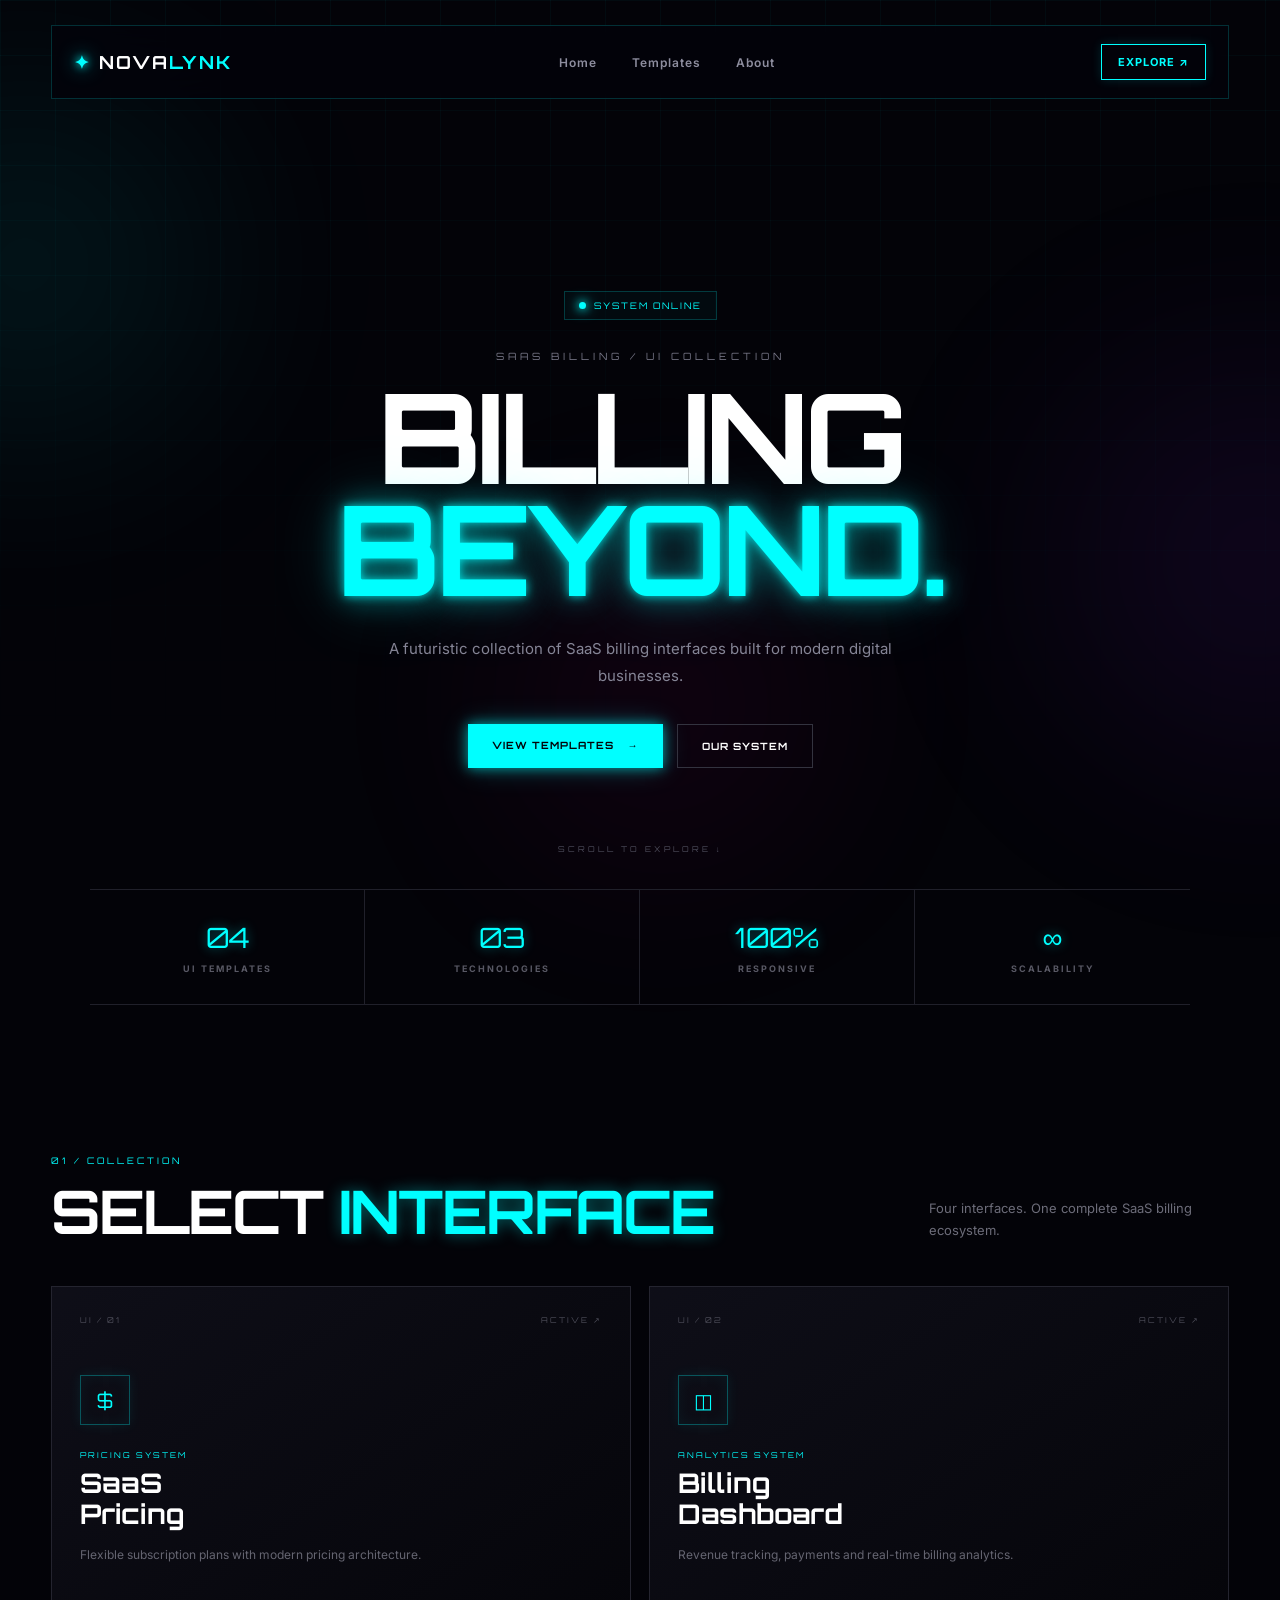
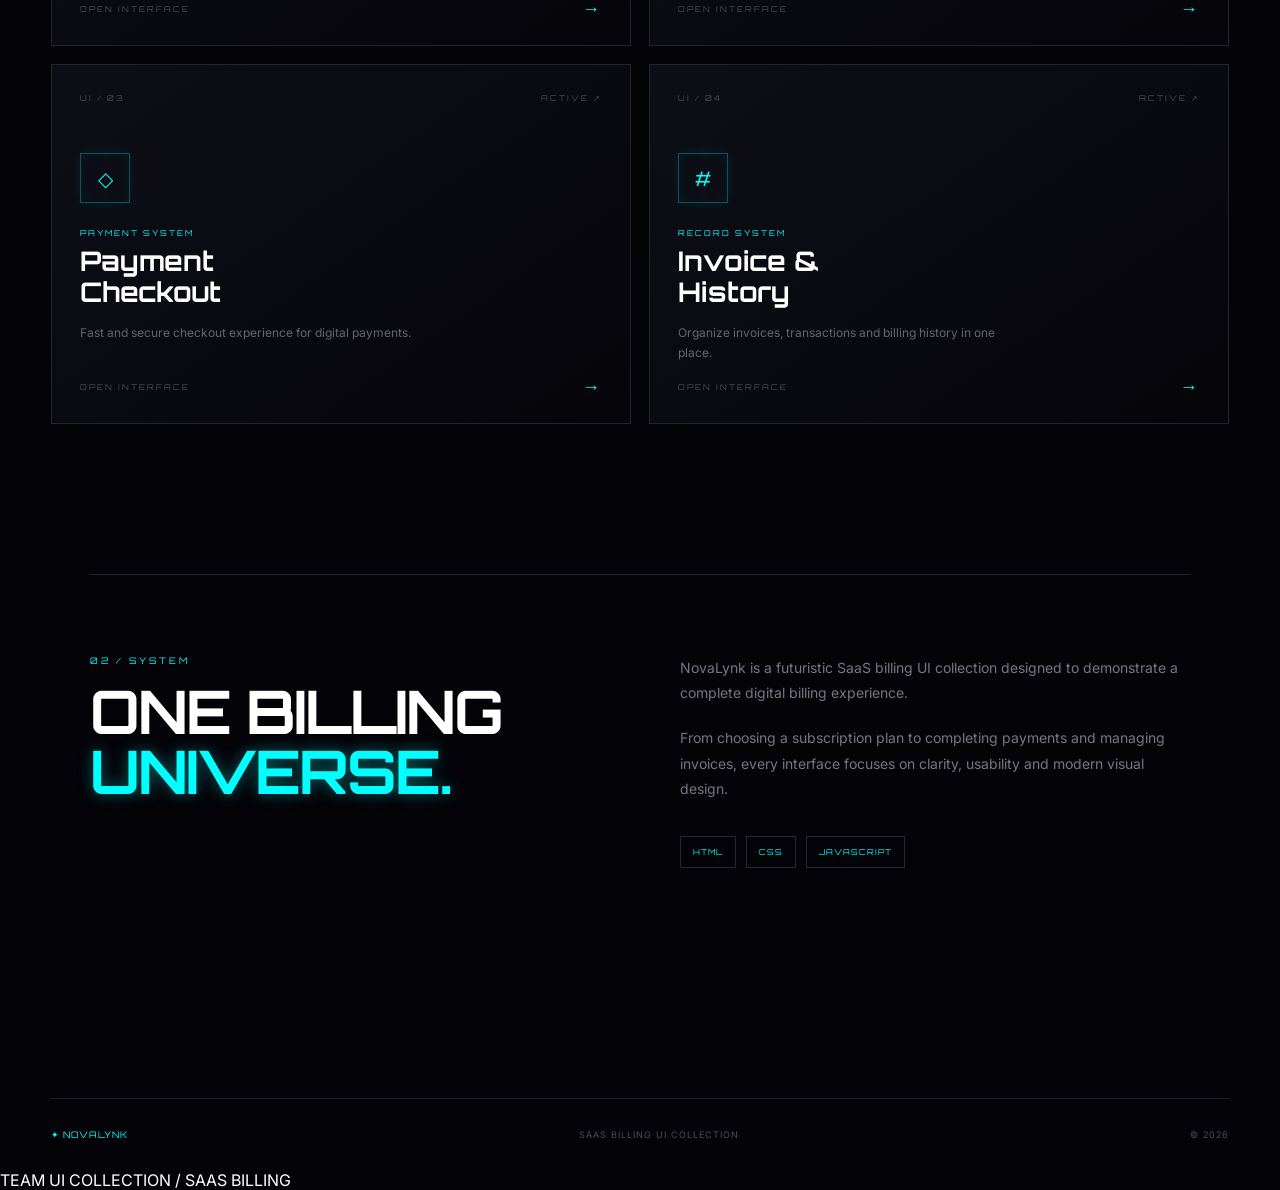
<file: index.html>
<!DOCTYPE html>
<html lang="en">
<head>
    <meta charset="UTF-8">
    <meta name="viewport" content="width=device-width, initial-scale=1.0">

    <title>NovaLynk | Neon SaaS Billing</title>

    <link rel="preconnect" href="https://fonts.googleapis.com">
    <link rel="preconnect" href="https://fonts.gstatic.com" crossorigin>

    <link href="https://fonts.googleapis.com/css2?family=Orbitron:wght@400;500;600;700;800&family=Inter:wght@400;500;600;700;800&display=swap" rel="stylesheet">

    <link rel="stylesheet" href="style.css">
</head>

<body>

    <!-- Neon Background -->
    <div class="grid-background"></div>
    <div class="glow glow-one"></div>
    <div class="glow glow-two"></div>
    <div class="glow glow-three"></div>


    <!-- NAVBAR -->
    <header class="navbar">

        <a href="#" class="logo">
            <span class="logo-symbol">✦</span>
            NOVA<span>LYNK</span>
        </a>

        <nav>
            <a href="#home">Home</a>
            <a href="#templates">Templates</a>
            <a href="#about">About</a>
        </nav>

        <a href="#templates" class="nav-btn">
            EXPLORE <span>↗</span>
        </a>

    </header>


    <!-- HERO -->
    <main>

        <section class="hero" id="home">

            <div class="status">
                <span class="status-dot"></span>
                SYSTEM ONLINE
            </div>

            <p class="mini-title">
                SAAS BILLING / UI COLLECTION
            </p>

            <h1>
                BILLING
                <span>BEYOND.</span>
            </h1>

            <p class="hero-description">
                A futuristic collection of SaaS billing interfaces
                built for modern digital businesses.
            </p>

            <div class="hero-actions">

                <a href="#templates" class="neon-btn">
                    VIEW TEMPLATES
                    <span>→</span>
                </a>

                <a href="#about" class="outline-btn">
                    OUR SYSTEM
                </a>

            </div>

            <div class="scroll-text">
                SCROLL TO EXPLORE ↓
            </div>

        </section>


        <!-- STATS -->
        <section class="stats">

            <div class="stat">
                <div class="stat-number">04</div>
                <div class="stat-label">UI TEMPLATES</div>
            </div>

            <div class="stat">
                <div class="stat-number">03</div>
                <div class="stat-label">TECHNOLOGIES</div>
            </div>

            <div class="stat">
                <div class="stat-number">100%</div>
                <div class="stat-label">RESPONSIVE</div>
            </div>

            <div class="stat">
                <div class="stat-number">∞</div>
                <div class="stat-label">SCALABILITY</div>
            </div>

        </section>


        <!-- TEMPLATES -->
        <section class="templates" id="templates">

            <div class="section-top">

                <div>
                    <p class="section-number">01 / COLLECTION</p>

                    <h2>
                        SELECT
                        <span>INTERFACE</span>
                    </h2>
                </div>

                <p class="section-description">
                    Four interfaces. One complete SaaS billing ecosystem.
                </p>

            </div>


            <div class="template-grid">


                <!-- CARD 1 -->
                <a href="SaaS-Pricing/index.html" class="template-card">

                    <div class="card-top">
                        <span>UI / 01</span>
                        <span>ACTIVE ↗</span>
                    </div>

                    <div class="card-icon">
                        $
                    </div>

                    <p class="card-category">
                        PRICING SYSTEM
                    </p>

                    <h3>
                        SaaS
                        <br>
                        Pricing
                    </h3>

                    <p class="card-description">
                        Flexible subscription plans with
                        modern pricing architecture.
                    </p>

                    <div class="card-bottom">
                        <span>OPEN INTERFACE</span>
                        <strong>→</strong>
                    </div>

                </a>


                <!-- CARD 2 -->
                <a href="Billing-Dashboard/index.html" class="template-card">

                    <div class="card-top">
                        <span>UI / 02</span>
                        <span>ACTIVE ↗</span>
                    </div>

                    <div class="card-icon">
                        ◫
                    </div>

                    <p class="card-category">
                        ANALYTICS SYSTEM
                    </p>

                    <h3>
                        Billing
                        <br>
                        Dashboard
                    </h3>

                    <p class="card-description">
                        Revenue tracking, payments and
                        real-time billing analytics.
                    </p>

                    <div class="card-bottom">
                        <span>OPEN INTERFACE</span>
                        <strong>→</strong>
                    </div>

                </a>


                <!-- CARD 3 -->
                <a href="Payment-Checkout/index.html" class="template-card">

                    <div class="card-top">
                        <span>UI / 03</span>
                        <span>ACTIVE ↗</span>
                    </div>

                    <div class="card-icon">
                        ◇
                    </div>

                    <p class="card-category">
                        PAYMENT SYSTEM
                    </p>

                    <h3>
                        Payment
                        <br>
                        Checkout
                    </h3>

                    <p class="card-description">
                        Fast and secure checkout experience
                        for digital payments.
                    </p>

                    <div class="card-bottom">
                        <span>OPEN INTERFACE</span>
                        <strong>→</strong>
                    </div>

                </a>


                <!-- CARD 4 -->
                <a href="Invoices-Billing-History/index.html" class="template-card">

                    <div class="card-top">
                        <span>UI / 04</span>
                        <span>ACTIVE ↗</span>
                    </div>

                    <div class="card-icon">
                        #
                    </div>

                    <p class="card-category">
                        RECORD SYSTEM
                    </p>

                    <h3>
                        Invoice &
                        <br>
                        History
                    </h3>

                    <p class="card-description">
                        Organize invoices, transactions and
                        billing history in one place.
                    </p>

                    <div class="card-bottom">
                        <span>OPEN INTERFACE</span>
                        <strong>→</strong>
                    </div>

                </a>

            </div>

        </section>


        <!-- ABOUT -->
        <section class="about" id="about">

            <div class="about-left">

                <p class="section-number">
                    02 / SYSTEM
                </p>

                <h2>
                    ONE BILLING
                    <span>UNIVERSE.</span>
                </h2>

            </div>

            <div class="about-right">

                <p>
                    NovaLynk is a futuristic SaaS billing UI collection
                    designed to demonstrate a complete digital billing
                    experience.
                </p>

                <p>
                    From choosing a subscription plan to completing
                    payments and managing invoices, every interface
                    focuses on clarity, usability and modern visual design.
                </p>

                <div class="tech-list">
                    <span>HTML</span>
                    <span>CSS</span>
                    <span>JAVASCRIPT</span>
                </div>

            </div>

        </section>

    </main>


    <!-- FOOTER -->
    <footer>

        <div class="footer-logo">
            ✦ NOVALYNK
        </div>

        <p>
            SAAS BILLING UI COLLECTION
        </p>

        <p>
            © 2026
        </p>

    </footer>


    <script src="script.js"></script>

</body>
</html>
<span>
    TEAM UI COLLECTION / SAAS BILLING
</span>
</file>
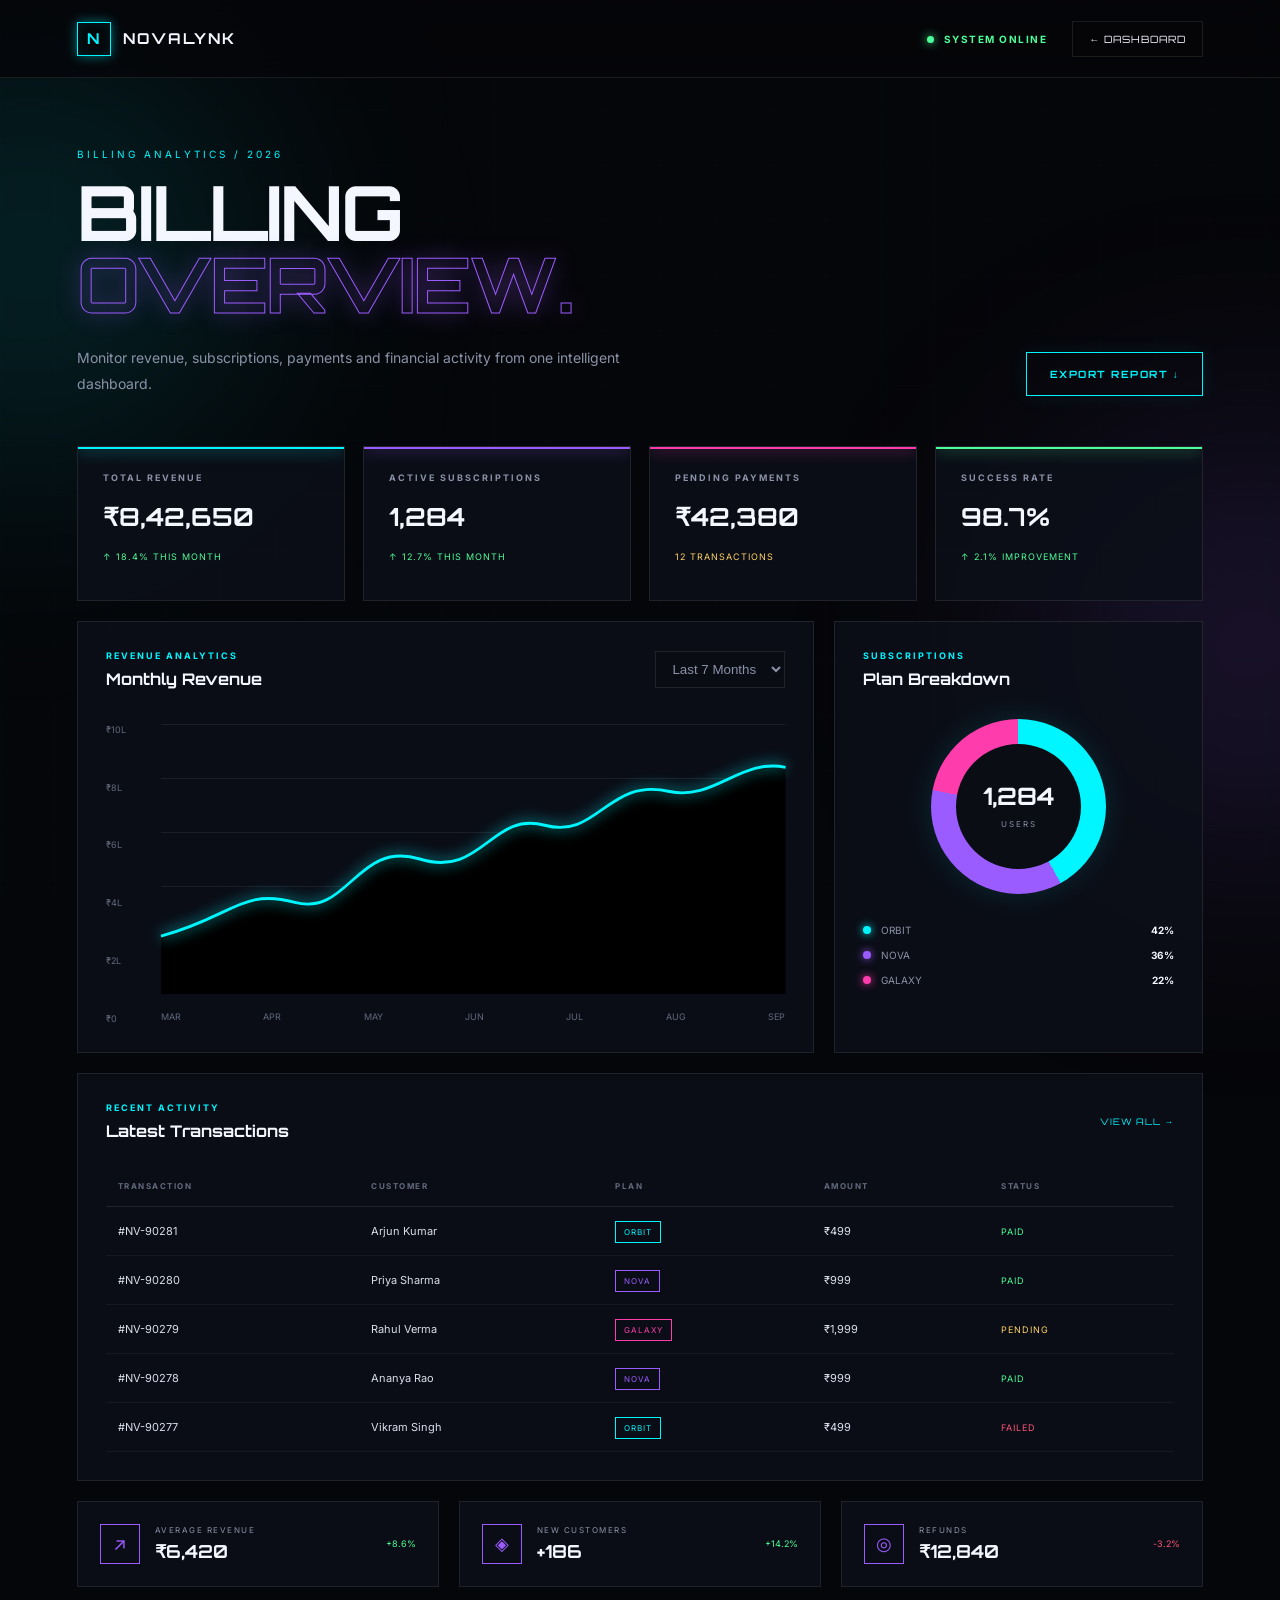
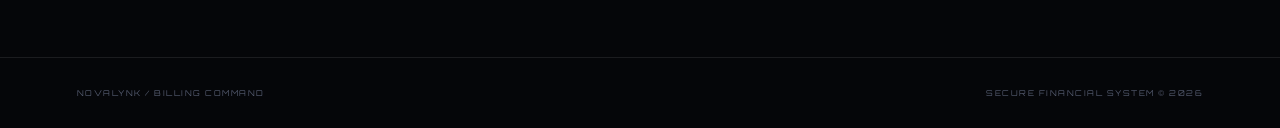
<file: Billing-Dashboard/index.html>
<!DOCTYPE html>
<html lang="en">
<head>
    <meta charset="UTF-8">
    <meta name="viewport" content="width=device-width, initial-scale=1.0">

    <title>Billing Dashboard | Novalynk</title>

    <link rel="preconnect" href="https://fonts.googleapis.com">
    <link rel="preconnect" href="https://fonts.gstatic.com" crossorigin>

    <link href="https://fonts.googleapis.com/css2?family=Inter:wght@400;500;600;700&family=Orbitron:wght@500;600;700;800&display=swap" rel="stylesheet">

    <link rel="stylesheet" href="style.css">
</head>

<body>

    <!-- Background Effects -->
    <div class="grid"></div>
    <div class="glow glow-one"></div>
    <div class="glow glow-two"></div>

    <!-- Navigation -->
    <header class="navbar">

        <div class="logo">
            <span class="logo-icon">N</span>
            <span>NOVALYNK</span>
        </div>

        <div class="nav-right">
            <span class="status">
                <span class="status-dot"></span>
                SYSTEM ONLINE
            </span>

            <a href="../index.html" class="back-btn">
                ← DASHBOARD
            </a>
        </div>

    </header>


    <!-- Main Dashboard -->
    <main class="dashboard">

        <!-- Welcome -->
        <section class="welcome">

            <div>
                <p class="eyebrow">BILLING ANALYTICS / 2026</p>

                <h1>
                    BILLING
                    <span>OVERVIEW.</span>
                </h1>

                <p class="subtitle">
                    Monitor revenue, subscriptions, payments and
                    financial activity from one intelligent dashboard.
                </p>
            </div>

            <button class="export-btn" onclick="exportReport()">
                EXPORT REPORT ↓
            </button>

        </section>


        <!-- Revenue Cards -->
        <section class="stats">

            <div class="stat-card cyan">
                <p>TOTAL REVENUE</p>
                <h2>₹8,42,650</h2>
                <span class="positive">↑ 18.4% THIS MONTH</span>
            </div>

            <div class="stat-card purple">
                <p>ACTIVE SUBSCRIPTIONS</p>
                <h2>1,284</h2>
                <span class="positive">↑ 12.7% THIS MONTH</span>
            </div>

            <div class="stat-card pink">
                <p>PENDING PAYMENTS</p>
                <h2>₹42,380</h2>
                <span class="warning">12 TRANSACTIONS</span>
            </div>

            <div class="stat-card green">
                <p>SUCCESS RATE</p>
                <h2>98.7%</h2>
                <span class="positive">↑ 2.1% IMPROVEMENT</span>
            </div>

        </section>


        <!-- Main Content -->
        <section class="content-grid">

            <!-- Revenue Chart -->
            <div class="panel chart-panel">

                <div class="panel-header">
                    <div>
                        <p class="panel-label">REVENUE ANALYTICS</p>
                        <h3>Monthly Revenue</h3>
                    </div>

                    <select id="chartPeriod">
                        <option>Last 7 Months</option>
                        <option>Last 6 Months</option>
                        <option>Last 3 Months</option>
                    </select>
                </div>

                <div class="chart">

                    <div class="y-axis">
                        <span>₹10L</span>
                        <span>₹8L</span>
                        <span>₹6L</span>
                        <span>₹4L</span>
                        <span>₹2L</span>
                        <span>₹0</span>
                    </div>

                    <div class="chart-area">

                        <div class="line-grid"></div>

                        <svg viewBox="0 0 700 280"
                             preserveAspectRatio="none">

                            <defs>

                                <linearGradient
                                    id="areaGradient"
                                    x1="0"
                                    y1="0"
                                    x2="0"
                                    y2="1">

                                    <stop offset="0%" opacity="0.35"/>
                                    <stop offset="100%" opacity="0"/>
                                </linearGradient>

                            </defs>

                            <path
                                class="area"
                                d="M0,220
                                   C80,200 90,170 150,185
                                   C210,200 220,120 290,140
                                   C360,160 370,90 430,105
                                   C490,120 500,55 570,70
                                   C620,80 650,35 700,45
                                   L700,280
                                   L0,280 Z"/>

                            <path
                                class="revenue-line"
                                d="M0,220
                                   C80,200 90,170 150,185
                                   C210,200 220,120 290,140
                                   C360,160 370,90 430,105
                                   C490,120 500,55 570,70
                                   C620,80 650,35 700,45"/>

                        </svg>

                        <div class="months">
                            <span>MAR</span>
                            <span>APR</span>
                            <span>MAY</span>
                            <span>JUN</span>
                            <span>JUL</span>
                            <span>AUG</span>
                            <span>SEP</span>
                        </div>

                    </div>

                </div>

            </div>


            <!-- Subscription Breakdown -->
            <div class="panel breakdown">

                <div class="panel-header">
                    <div>
                        <p class="panel-label">SUBSCRIPTIONS</p>
                        <h3>Plan Breakdown</h3>
                    </div>
                </div>

                <div class="donut-wrapper">

                    <div class="donut">
                        <div>
                            <strong>1,284</strong>
                            <span>USERS</span>
                        </div>
                    </div>

                </div>

                <div class="legend">

                    <div>
                        <span class="dot orbit"></span>
                        <span>ORBIT</span>
                        <strong>42%</strong>
                    </div>

                    <div>
                        <span class="dot nova"></span>
                        <span>NOVA</span>
                        <strong>36%</strong>
                    </div>

                    <div>
                        <span class="dot galaxy"></span>
                        <span>GALAXY</span>
                        <strong>22%</strong>
                    </div>

                </div>

            </div>

        </section>


        <!-- Transactions -->
        <section class="panel transactions">

            <div class="panel-header">

                <div>
                    <p class="panel-label">RECENT ACTIVITY</p>
                    <h3>Latest Transactions</h3>
                </div>

                <button class="view-btn" onclick="viewAllTransactions()">
                    VIEW ALL →
                </button>

            </div>


            <div class="table-wrapper">

                <table>

                    <thead>
                        <tr>
                            <th>TRANSACTION</th>
                            <th>CUSTOMER</th>
                            <th>PLAN</th>
                            <th>AMOUNT</th>
                            <th>STATUS</th>
                        </tr>
                    </thead>

                    <tbody>

                        <tr>
                            <td>#NV-90281</td>
                            <td>Arjun Kumar</td>
                            <td><span class="plan orbit-plan">ORBIT</span></td>
                            <td>₹499</td>
                            <td><span class="paid">PAID</span></td>
                        </tr>

                        <tr>
                            <td>#NV-90280</td>
                            <td>Priya Sharma</td>
                            <td><span class="plan nova-plan">NOVA</span></td>
                            <td>₹999</td>
                            <td><span class="paid">PAID</span></td>
                        </tr>

                        <tr>
                            <td>#NV-90279</td>
                            <td>Rahul Verma</td>
                            <td><span class="plan galaxy-plan">GALAXY</span></td>
                            <td>₹1,999</td>
                            <td><span class="pending">PENDING</span></td>
                        </tr>

                        <tr>
                            <td>#NV-90278</td>
                            <td>Ananya Rao</td>
                            <td><span class="plan nova-plan">NOVA</span></td>
                            <td>₹999</td>
                            <td><span class="paid">PAID</span></td>
                        </tr>

                        <tr>
                            <td>#NV-90277</td>
                            <td>Vikram Singh</td>
                            <td><span class="plan orbit-plan">ORBIT</span></td>
                            <td>₹499</td>
                            <td><span class="failed">FAILED</span></td>
                        </tr>

                    </tbody>

                </table>

            </div>

        </section>


        <!-- Bottom Cards -->
        <section class="bottom-grid">

            <div class="mini-card">

                <span class="mini-icon">↗</span>

                <div>
                    <p>AVERAGE REVENUE</p>
                    <h3>₹6,420</h3>
                </div>

                <span class="mini-change">+8.6%</span>

            </div>


            <div class="mini-card">

                <span class="mini-icon">◈</span>

                <div>
                    <p>NEW CUSTOMERS</p>
                    <h3>+186</h3>
                </div>

                <span class="mini-change">+14.2%</span>

            </div>


            <div class="mini-card">

                <span class="mini-icon">◎</span>

                <div>
                    <p>REFUNDS</p>
                    <h3>₹12,840</h3>
                </div>

                <span class="mini-change negative">-3.2%</span>

            </div>

        </section>

    </main>


    <!-- Toast -->
    <div id="toast" class="toast">
        REPORT GENERATED ✓
    </div>


    <footer>
        <span>NOVALYNK / BILLING COMMAND</span>
        <span>SECURE FINANCIAL SYSTEM © 2026</span>
    </footer>


    <script src="script.js"></script>

</body>
</html>
</file>
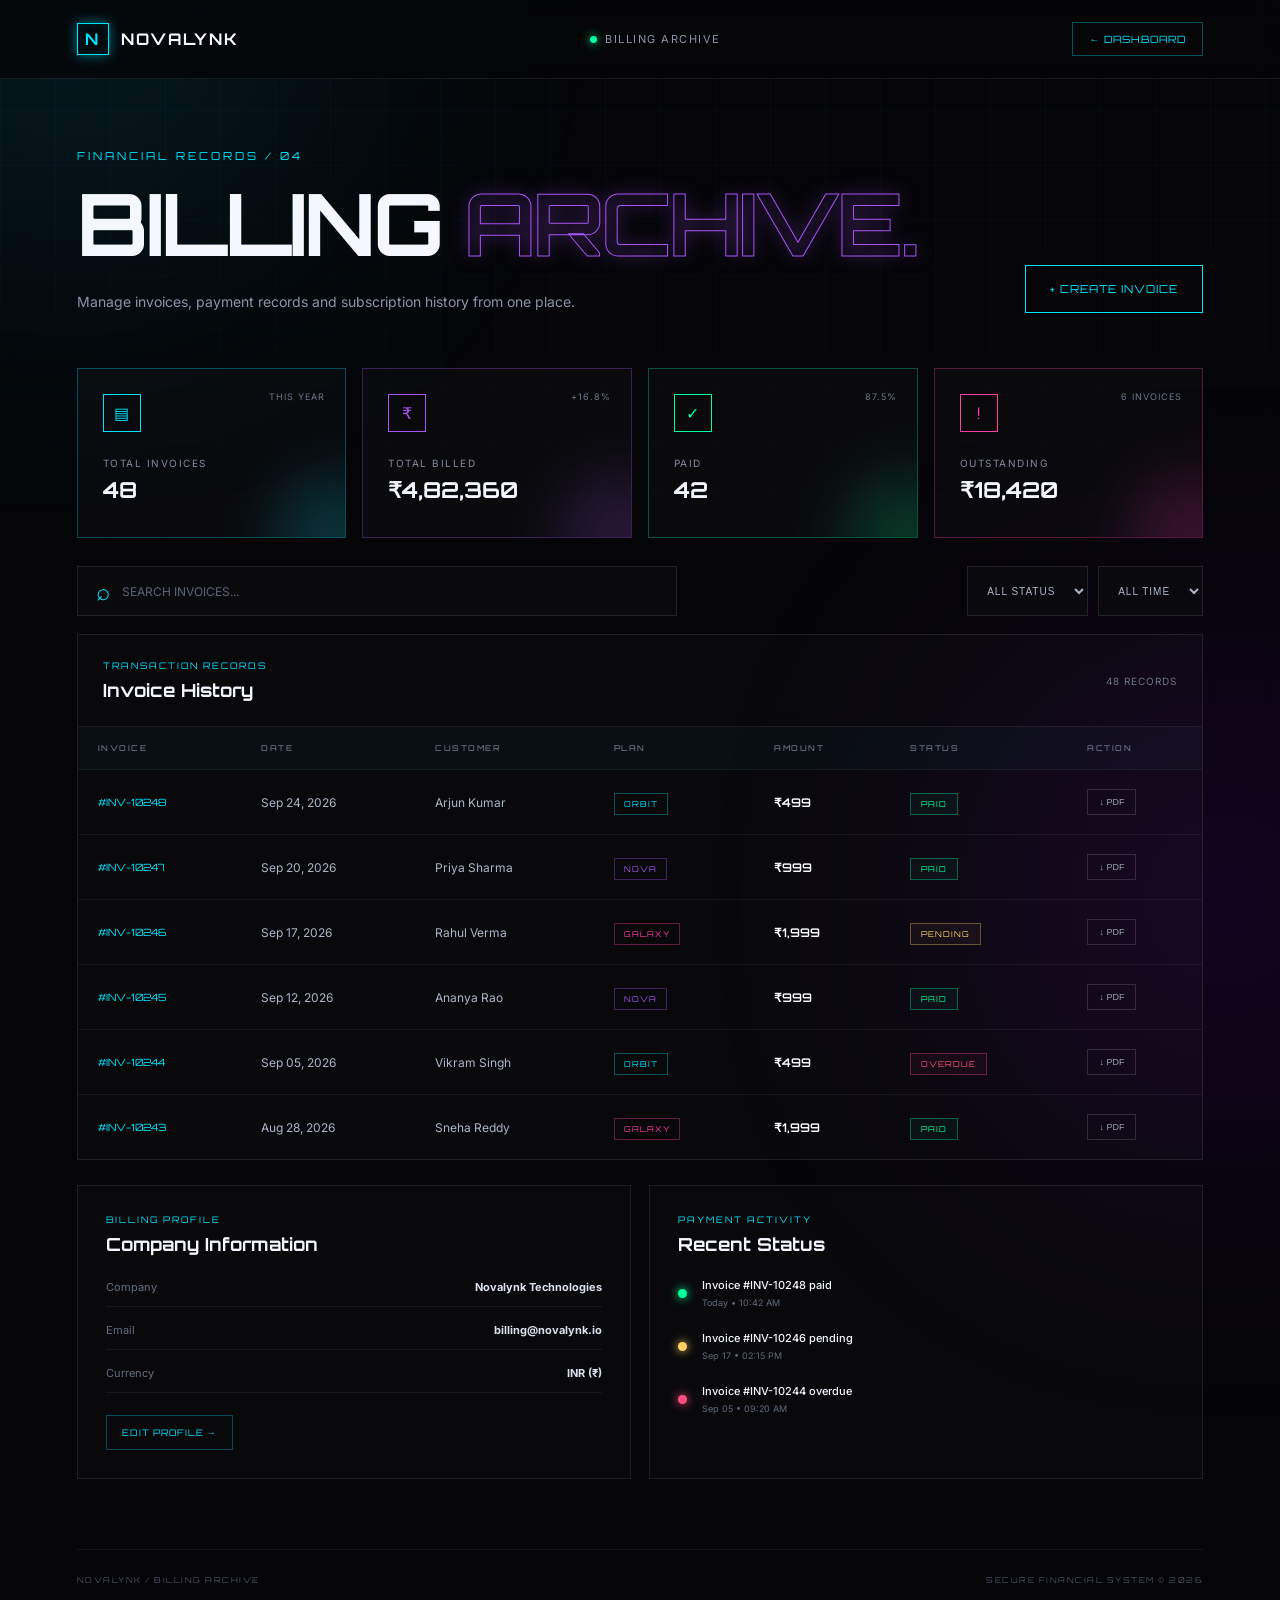
<file: Invoices-Billing-History/index.html>
<!DOCTYPE html>
<html lang="en">
<head>
    <meta charset="UTF-8">
    <meta name="viewport" content="width=device-width, initial-scale=1.0">

    <title>Invoices & Billing History | Novalynk</title>

    <link rel="preconnect" href="https://fonts.googleapis.com">
    <link rel="preconnect" href="https://fonts.gstatic.com" crossorigin>

    <link href="https://fonts.googleapis.com/css2?family=Inter:wght@400;500;600;700&family=Orbitron:wght@500;600;700;800&display=swap" rel="stylesheet">

    <link rel="stylesheet" href="style.css">
</head>

<body>

    <!-- Background -->
    <div class="grid"></div>
    <div class="glow glow-one"></div>
    <div class="glow glow-two"></div>


    <!-- Navbar -->
    <header class="navbar">

        <div class="logo">
            <span class="logo-icon">N</span>
            <span>NOVALYNK</span>
        </div>

        <div class="nav-status">
            <span class="status-dot"></span>
            BILLING ARCHIVE
        </div>

        <a href="../index.html" class="back-btn">
            ← DASHBOARD
        </a>

    </header>


    <!-- Main -->
    <main class="invoice-container">

        <!-- Heading -->
        <section class="hero">

            <div>

                <p class="eyebrow">
                    FINANCIAL RECORDS / 04
                </p>

                <h1>
                    BILLING
                    <span>ARCHIVE.</span>
                </h1>

                <p class="hero-text">
                    Manage invoices, payment records and
                    subscription history from one place.
                </p>

            </div>

            <button class="create-btn" onclick="createInvoice()">
                + CREATE INVOICE
            </button>

        </section>


        <!-- Summary -->
        <section class="summary-grid">

            <div class="summary-card cyan">

                <div class="summary-icon">▤</div>

                <div>
                    <p>TOTAL INVOICES</p>
                    <h2>48</h2>
                </div>

                <span>THIS YEAR</span>

            </div>


            <div class="summary-card purple">

                <div class="summary-icon">₹</div>

                <div>
                    <p>TOTAL BILLED</p>
                    <h2>₹4,82,360</h2>
                </div>

                <span>+16.8%</span>

            </div>


            <div class="summary-card green">

                <div class="summary-icon">✓</div>

                <div>
                    <p>PAID</p>
                    <h2>42</h2>
                </div>

                <span>87.5%</span>

            </div>


            <div class="summary-card pink">

                <div class="summary-icon">!</div>

                <div>
                    <p>OUTSTANDING</p>
                    <h2>₹18,420</h2>
                </div>

                <span>6 INVOICES</span>

            </div>

        </section>


        <!-- Toolbar -->
        <section class="toolbar">

            <div class="search-box">

                <span>⌕</span>

                <input
                    type="text"
                    id="invoiceSearch"
                    placeholder="SEARCH INVOICES..."
                >

            </div>


            <div class="filters">

                <select id="statusFilter">

                    <option value="all">ALL STATUS</option>
                    <option value="paid">PAID</option>
                    <option value="pending">PENDING</option>
                    <option value="overdue">OVERDUE</option>

                </select>


                <select id="periodFilter">

                    <option>ALL TIME</option>
                    <option>2026</option>
                    <option>2025</option>
                    <option>2024</option>

                </select>

            </div>

        </section>


        <!-- Invoice Table -->
        <section class="invoice-panel">

            <div class="panel-heading">

                <div>

                    <p class="panel-label">
                        TRANSACTION RECORDS
                    </p>

                    <h3>
                        Invoice History
                    </h3>

                </div>

                <span class="record-count">
                    48 RECORDS
                </span>

            </div>


            <div class="table-wrapper">

                <table id="invoiceTable">

                    <thead>

                        <tr>
                            <th>INVOICE</th>
                            <th>DATE</th>
                            <th>CUSTOMER</th>
                            <th>PLAN</th>
                            <th>AMOUNT</th>
                            <th>STATUS</th>
                            <th>ACTION</th>
                        </tr>

                    </thead>


                    <tbody>

                        <tr data-status="paid">

                            <td class="invoice-id">
                                #INV-10248
                            </td>

                            <td>
                                Sep 24, 2026
                            </td>

                            <td>
                                Arjun Kumar
                            </td>

                            <td>
                                <span class="plan orbit">
                                    ORBIT
                                </span>
                            </td>

                            <td class="amount">
                                ₹499
                            </td>

                            <td>
                                <span class="status paid">
                                    PAID
                                </span>
                            </td>

                            <td>
                                <button
                                    class="download-btn"
                                    onclick="downloadInvoice('INV-10248')">
                                    ↓ PDF
                                </button>
                            </td>

                        </tr>


                        <tr data-status="paid">

                            <td class="invoice-id">
                                #INV-10247
                            </td>

                            <td>
                                Sep 20, 2026
                            </td>

                            <td>
                                Priya Sharma
                            </td>

                            <td>
                                <span class="plan nova">
                                    NOVA
                                </span>
                            </td>

                            <td class="amount">
                                ₹999
                            </td>

                            <td>
                                <span class="status paid">
                                    PAID
                                </span>
                            </td>

                            <td>
                                <button
                                    class="download-btn"
                                    onclick="downloadInvoice('INV-10247')">
                                    ↓ PDF
                                </button>
                            </td>

                        </tr>


                        <tr data-status="pending">

                            <td class="invoice-id">
                                #INV-10246
                            </td>

                            <td>
                                Sep 17, 2026
                            </td>

                            <td>
                                Rahul Verma
                            </td>

                            <td>
                                <span class="plan galaxy">
                                    GALAXY
                                </span>
                            </td>

                            <td class="amount">
                                ₹1,999
                            </td>

                            <td>
                                <span class="status pending">
                                    PENDING
                                </span>
                            </td>

                            <td>
                                <button
                                    class="download-btn"
                                    onclick="downloadInvoice('INV-10246')">
                                    ↓ PDF
                                </button>
                            </td>

                        </tr>


                        <tr data-status="paid">

                            <td class="invoice-id">
                                #INV-10245
                            </td>

                            <td>
                                Sep 12, 2026
                            </td>

                            <td>
                                Ananya Rao
                            </td>

                            <td>
                                <span class="plan nova">
                                    NOVA
                                </span>
                            </td>

                            <td class="amount">
                                ₹999
                            </td>

                            <td>
                                <span class="status paid">
                                    PAID
                                </span>
                            </td>

                            <td>
                                <button
                                    class="download-btn"
                                    onclick="downloadInvoice('INV-10245')">
                                    ↓ PDF
                                </button>
                            </td>

                        </tr>


                        <tr data-status="overdue">

                            <td class="invoice-id">
                                #INV-10244
                            </td>

                            <td>
                                Sep 05, 2026
                            </td>

                            <td>
                                Vikram Singh
                            </td>

                            <td>
                                <span class="plan orbit">
                                    ORBIT
                                </span>
                            </td>

                            <td class="amount">
                                ₹499
                            </td>

                            <td>
                                <span class="status overdue">
                                    OVERDUE
                                </span>
                            </td>

                            <td>
                                <button
                                    class="download-btn"
                                    onclick="downloadInvoice('INV-10244')">
                                    ↓ PDF
                                </button>
                            </td>

                        </tr>


                        <tr data-status="paid">

                            <td class="invoice-id">
                                #INV-10243
                            </td>

                            <td>
                                Aug 28, 2026
                            </td>

                            <td>
                                Sneha Reddy
                            </td>

                            <td>
                                <span class="plan galaxy">
                                    GALAXY
                                </span>
                            </td>

                            <td class="amount">
                                ₹1,999
                            </td>

                            <td>
                                <span class="status paid">
                                    PAID
                                </span>
                            </td>

                            <td>
                                <button
                                    class="download-btn"
                                    onclick="downloadInvoice('INV-10243')">
                                    ↓ PDF
                                </button>
                            </td>

                        </tr>

                    </tbody>

                </table>

            </div>

        </section>


        <!-- Billing Information -->
        <section class="bottom-section">

            <div class="info-card">

                <p class="panel-label">
                    BILLING PROFILE
                </p>

                <h3>
                    Company Information
                </h3>

                <div class="info-lines">

                    <div>
                        <span>Company</span>
                        <strong>Novalynk Technologies</strong>
                    </div>

                    <div>
                        <span>Email</span>
                        <strong>billing@novalynk.io</strong>
                    </div>

                    <div>
                        <span>Currency</span>
                        <strong>INR (₹)</strong>
                    </div>

                </div>

                <button
                    class="edit-btn"
                    onclick="editBillingProfile()">
                    EDIT PROFILE →
                </button>

            </div>


            <div class="info-card activity">

                <p class="panel-label">
                    PAYMENT ACTIVITY
                </p>

                <h3>
                    Recent Status
                </h3>

                <div class="activity-line">

                    <span class="activity-dot success"></span>

                    <div>
                        <strong>Invoice #INV-10248 paid</strong>
                        <small>Today • 10:42 AM</small>
                    </div>

                </div>


                <div class="activity-line">

                    <span class="activity-dot warning"></span>

                    <div>
                        <strong>Invoice #INV-10246 pending</strong>
                        <small>Sep 17 • 02:15 PM</small>
                    </div>

                </div>


                <div class="activity-line">

                    <span class="activity-dot danger"></span>

                    <div>
                        <strong>Invoice #INV-10244 overdue</strong>
                        <small>Sep 05 • 09:20 AM</small>
                    </div>

                </div>

            </div>

        </section>

    </main>


    <!-- Toast -->
    <div id="toast" class="toast"></div>


    <footer>

        <span>
            NOVALYNK / BILLING ARCHIVE
        </span>

        <span>
            SECURE FINANCIAL SYSTEM © 2026
        </span>

    </footer>


    <script src="script.js"></script>

</body>
</html>
</file>
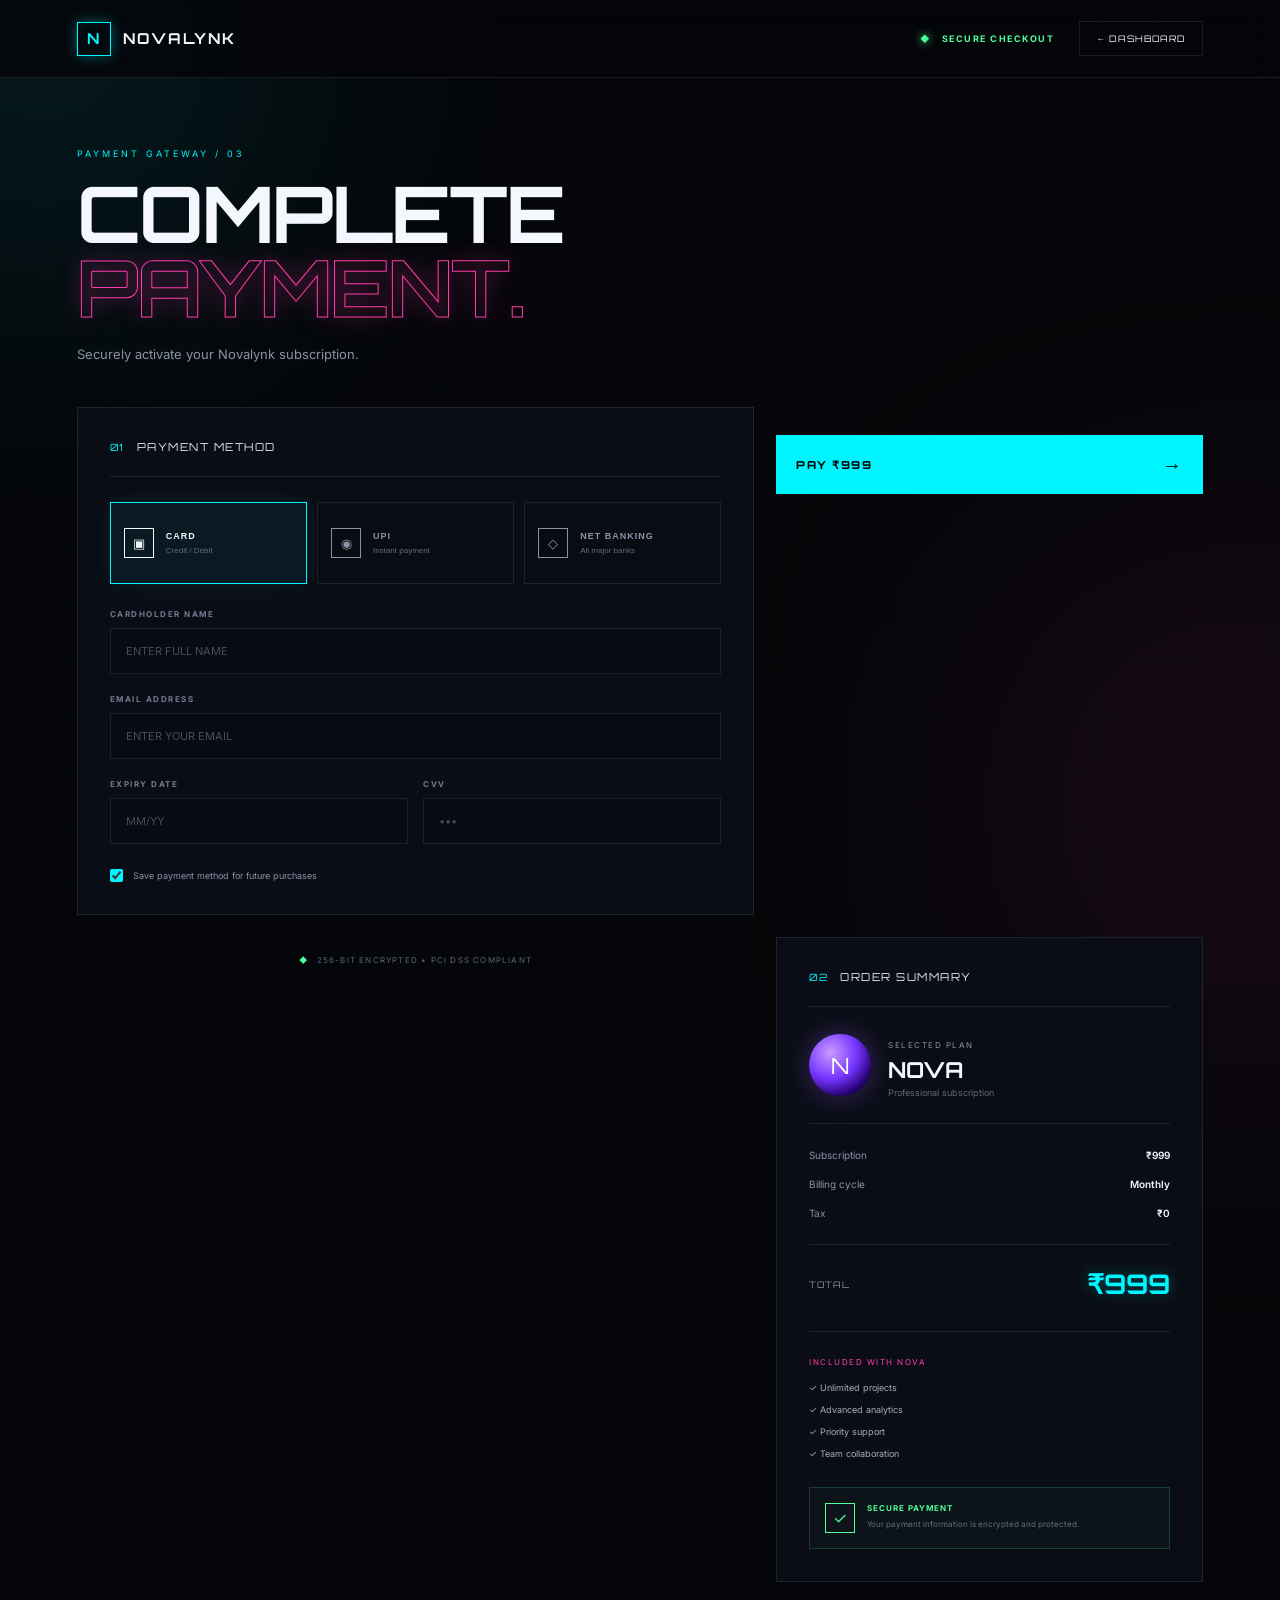
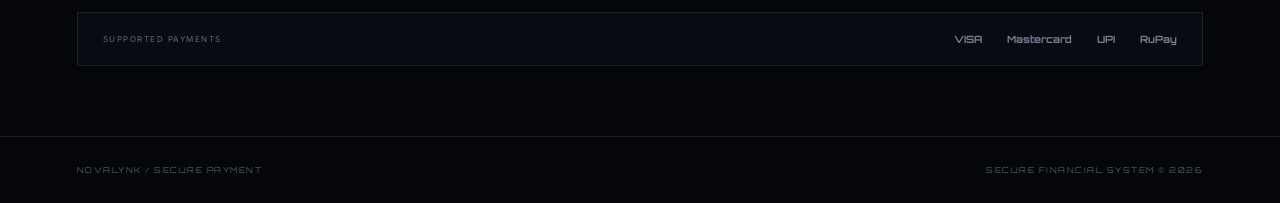
<file: Payment-Checkout/index.html>
<!DOCTYPE html>
<html lang="en">
<head>
    <meta charset="UTF-8">
    <meta name="viewport" content="width=device-width, initial-scale=1.0">

    <title>Payment Checkout | Novalynk</title>

    <link rel="preconnect" href="https://fonts.googleapis.com">
    <link rel="preconnect" href="https://fonts.gstatic.com" crossorigin>

    <link href="https://fonts.googleapis.com/css2?family=Inter:wght@400;500;600;700&family=Orbitron:wght@500;600;700;800&display=swap" rel="stylesheet">

    <link rel="stylesheet" href="style.css">
</head>

<body>

    <!-- Background -->
    <div class="grid"></div>
    <div class="glow glow-one"></div>
    <div class="glow glow-two"></div>


    <!-- Navbar -->
    <header class="navbar">

        <div class="logo">
            <span class="logo-icon">N</span>
            <span>NOVALYNK</span>
        </div>

        <div class="secure">
            <span class="lock">◆</span>
            SECURE CHECKOUT
        </div>

        <a href="../index.html" class="back-btn">
            ← DASHBOARD
        </a>

    </header>


    <!-- Main -->
    <main class="checkout-container">

        <!-- Heading -->
        <section class="checkout-heading">

            <p class="eyebrow">PAYMENT GATEWAY / 03</p>

            <h1>
                COMPLETE
                <span>PAYMENT.</span>
            </h1>

            <p>
                Securely activate your Novalynk subscription.
            </p>

        </section>


        <!-- Checkout Layout -->
        <section class="checkout-grid">


            <!-- Left Side -->
            <div class="payment-panel">

                <div class="panel-title">
                    <span>01</span>
                    PAYMENT METHOD
                </div>


                <!-- Payment Options -->
                <div class="payment-methods">

                    <button class="method active" onclick="selectMethod(this, 'CARD')">
                        <span class="method-icon">▣</span>
                        <span>
                            <strong>CARD</strong>
                            <small>Credit / Debit</small>
                        </span>
                    </button>

                    <button class="method" onclick="selectMethod(this, 'UPI')">
                        <span class="method-icon">◉</span>
                        <span>
                            <strong>UPI</strong>
                            <small>Instant payment</small>
                        </span>
                    </button>

                    <button class="method" onclick="selectMethod(this, 'NET BANKING')">
                        <span class="method-icon">◇</span>
                        <span>
                            <strong>NET BANKING</strong>
                            <small>All major banks</small>
                        </span>
                    </button>

                </div>


                <!-- Card Form -->
                <div id="cardForm" class="form-section">

                    <div class="field">

                        <label>CARDHOLDER NAME</label>

                        <input
                            type="text"
                            id="cardName"
                            placeholder="ENTER FULL NAME"
                        >

                    </div>


                   <div class="field">

    <label>EMAIL ADDRESS</label>

    <input
        type="email"
        id="customerEmail"
        placeholder="ENTER YOUR EMAIL"
    >

</div>
                    </div>


                    <div class="form-row">

                        <div class="field">

                            <label>EXPIRY DATE</label>

                            <input
                                type="text"
                                id="expiry"
                                maxlength="5"
                                placeholder="MM/YY"
                            >

                        </div>


                        <div class="field">

                            <label>CVV</label>

                            <input
                                type="password"
                                id="cvv"
                                maxlength="3"
                                placeholder="•••"
                            >

                        </div>

                    </div>


                    <label class="save-card">

                        <input type="checkbox" checked>

                        <span>
                            Save payment method for future purchases
                        </span>

                    </label>

                </div>


                <!-- UPI Form -->
                <div id="upiForm" class="form-section hidden">

                    <div class="field">

                        <label>UPI ID</label>

                        <input
                            type="text"
                            id="upiId"
                            placeholder="example@upi"
                        >

                    </div>

                    <div class="upi-info">
                        <span>◉</span>

                        <p>
                            Enter your UPI ID and continue.
                            You will receive a payment request
                            on your UPI application.
                        </p>
                    </div>

                </div>


                <!-- Bank Form -->
                <div id="bankForm" class="form-section hidden">

                    <div class="field">

                        <label>SELECT BANK</label>

                        <select id="bank">

                            <option value="">SELECT YOUR BANK</option>
                            <option>State Bank of India</option>
                            <option>HDFC Bank</option>
                            <option>ICICI Bank</option>
                            <option>Axis Bank</option>
                            <option>Kotak Mahindra Bank</option>

                        </select>

                    </div>

                </div>


                <button class="pay-btn" onclick="processPayment()">
                    PAY ₹999
                    <span>→</span>
                </button>


                <div class="security-note">
                    <span>◆</span>
                    256-BIT ENCRYPTED • PCI DSS COMPLIANT
                </div>

            </div>


            <!-- Right Side -->
            <aside class="order-panel">

                <div class="panel-title">
                    <span>02</span>
                    ORDER SUMMARY
                </div>


                <div class="plan-preview">

                    <div class="planet">
                        N
                    </div>

                    <div>
                        <span class="plan-label">SELECTED PLAN</span>

                        <h2>NOVA</h2>

                        <p>
                            Professional subscription
                        </p>
                    </div>

                </div>


                <div class="summary-lines">

                    <div>
                        <span>Subscription</span>
                        <strong>₹999</strong>
                    </div>

                    <div>
                        <span>Billing cycle</span>
                        <strong>Monthly</strong>
                    </div>

                    <div>
                        <span>Tax</span>
                        <strong>₹0</strong>
                    </div>

                </div>


                <div class="total">

                    <span>TOTAL</span>

                    <strong>₹999</strong>

                </div>


                <div class="features">

                    <p>INCLUDED WITH NOVA</p>

                    <span>✓ Unlimited projects</span>
                    <span>✓ Advanced analytics</span>
                    <span>✓ Priority support</span>
                    <span>✓ Team collaboration</span>

                </div>


                <div class="guarantee">

                    <div class="guarantee-icon">✓</div>

                    <div>
                        <strong>SECURE PAYMENT</strong>

                        <p>
                            Your payment information is
                            encrypted and protected.
                        </p>
                    </div>

                </div>

            </aside>

        </section>


        <!-- Payment Logos -->
        <section class="payment-footer">

            <span>SUPPORTED PAYMENTS</span>

            <div>
                <b>VISA</b>
                <b>Mastercard</b>
                <b>UPI</b>
                <b>RuPay</b>
            </div>

        </section>

    </main>


    <!-- Success Modal -->
    <div id="successModal" class="modal">

        <div class="modal-box">

            <div class="success-icon">
                ✓
            </div>

            <p class="success-label">
                TRANSACTION STATUS
            </p>

            <h2>
                PAYMENT
                <span>SUCCESSFUL.</span>
            </h2>

            <p>
                Your NOVA subscription has been activated successfully.
            </p>

            <button onclick="closeModal()">
                CONTINUE →
            </button>

        </div>

    </div>


    <!-- Toast -->
    <div id="toast" class="toast"></div>


    <footer>

        <span>NOVALYNK / SECURE PAYMENT</span>

        <span>SECURE FINANCIAL SYSTEM © 2026</span>

    </footer>


    <script src="script.js"></script>

</body>
</html>
</file>
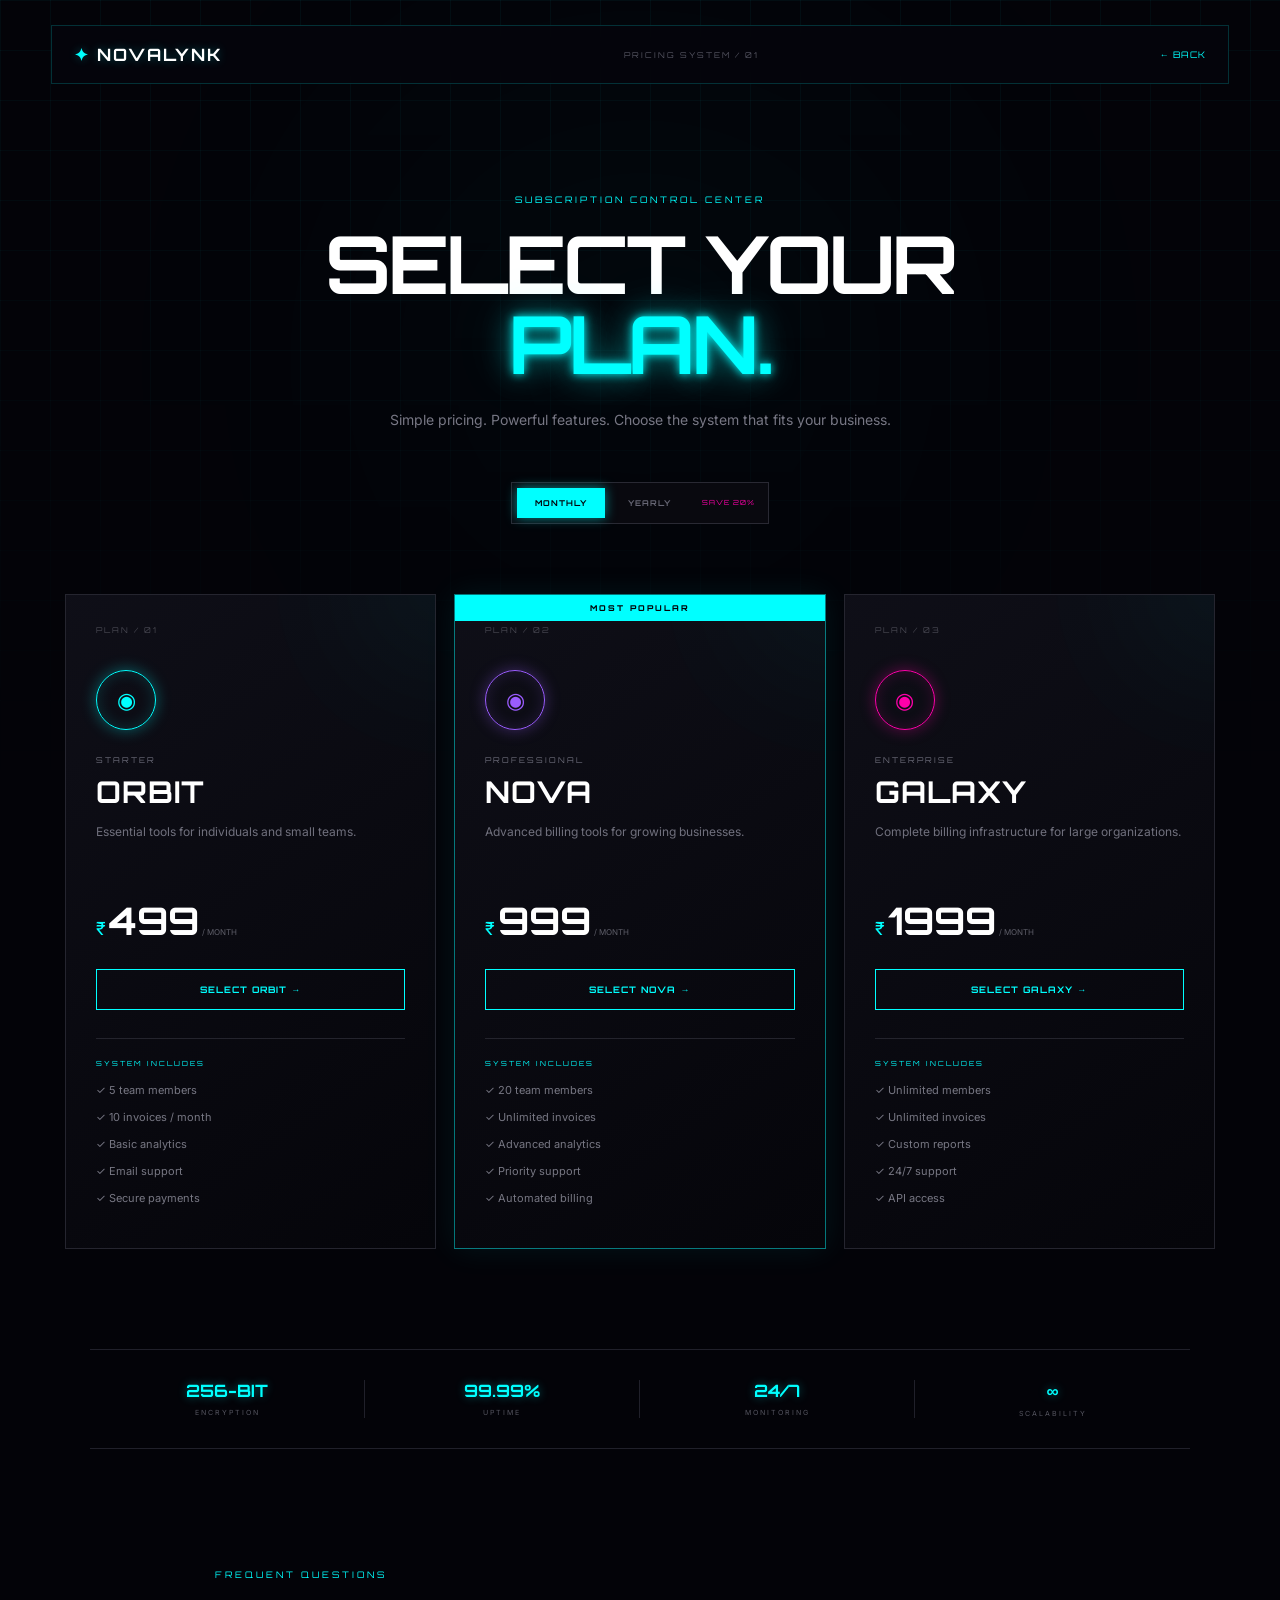
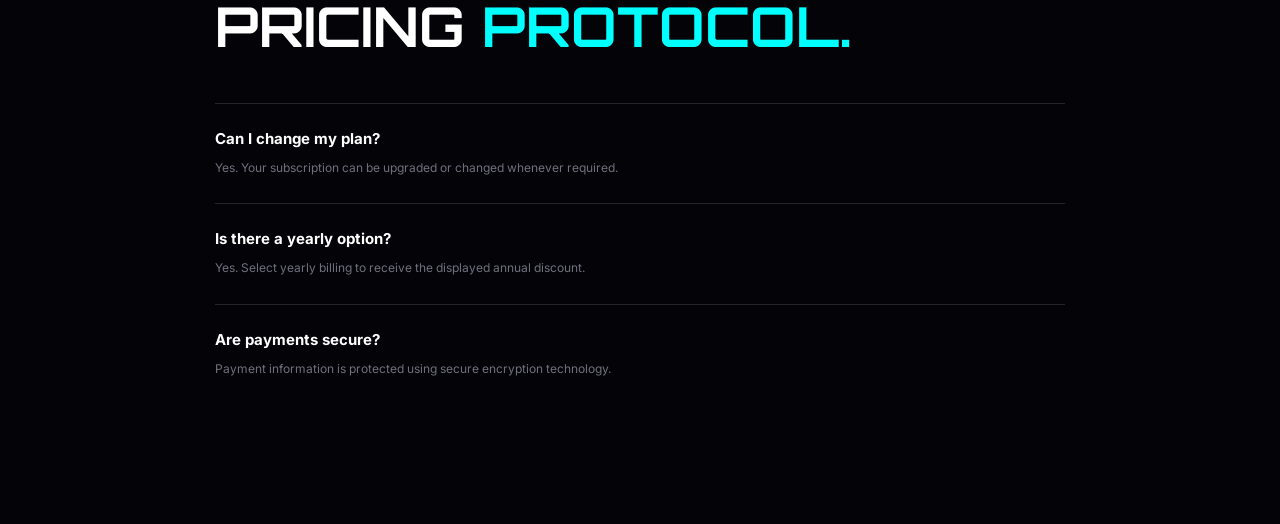
<file: SaaS-Pricing/index.html>
<!DOCTYPE html>
<html lang="en">
<head>
    <meta charset="UTF-8">
    <meta name="viewport" content="width=device-width, initial-scale=1.0">

    <title>NovaLynk | SaaS Pricing</title>

    <link rel="preconnect" href="https://fonts.googleapis.com">
    <link rel="preconnect" href="https://fonts.gstatic.com" crossorigin>

    <link href="https://fonts.googleapis.com/css2?family=Orbitron:wght@400;500;600;700;800&family=Inter:wght@400;500;600;700&display=swap" rel="stylesheet">

    <link rel="stylesheet" href="style.css">
</head>

<body>

    <div class="background-grid"></div>

    <header class="navbar">

        <a href="../index.html" class="logo">
            ✦ NOVALYNK
        </a>

        <div class="page-label">
            PRICING SYSTEM / 01
        </div>

        <a href="../index.html" class="back">
            ← BACK
        </a>

    </header>


    <main>

        <section class="hero">

            <p class="eyebrow">
                SUBSCRIPTION CONTROL CENTER
            </p>

            <h1>
                SELECT YOUR
                <span>PLAN.</span>
            </h1>

            <p>
                Simple pricing. Powerful features.
                Choose the system that fits your business.
            </p>

            <div class="billing-toggle">

                <button id="monthlyBtn" class="active">
                    MONTHLY
                </button>

                <button id="yearlyBtn">
                    YEARLY
                </button>

                <small>
                    SAVE 20%
                </small>

            </div>

        </section>


        <section class="pricing-grid">


            <!-- ORBIT -->

            <div class="pricing-card">

                <div class="card-code">
                    PLAN / 01
                </div>

                <div class="planet blue">
                    ◉
                </div>

                <p class="plan-type">
                    STARTER
                </p>

                <h2>
                    ORBIT
                </h2>

                <p class="description">
                    Essential tools for individuals
                    and small teams.
                </p>

                <div class="price">

                    <span>₹</span>

                    <strong id="orbitPrice">
                        499
                    </strong>

                    <small>
                        / MONTH
                    </small>

                </div>

                <button
                    class="select-btn"
                    onclick="selectPlan('ORBIT')">

                    SELECT ORBIT →

                </button>

                <div class="line"></div>

                <p class="includes">
                    SYSTEM INCLUDES
                </p>

                <ul>
                    <li>✓ 5 team members</li>
                    <li>✓ 10 invoices / month</li>
                    <li>✓ Basic analytics</li>
                    <li>✓ Email support</li>
                    <li>✓ Secure payments</li>
                </ul>

            </div>


            <!-- NOVA -->

            <div class="pricing-card featured">

                <div class="popular">
                    MOST POPULAR
                </div>

                <div class="card-code">
                    PLAN / 02
                </div>

                <div class="planet purple">
                    ◉
                </div>

                <p class="plan-type">
                    PROFESSIONAL
                </p>

                <h2>
                    NOVA
                </h2>

                <p class="description">
                    Advanced billing tools for
                    growing businesses.
                </p>

                <div class="price">

                    <span>₹</span>

                    <strong id="novaPrice">
                        999
                    </strong>

                    <small>
                        / MONTH
                    </small>

                </div>

                <button
                    class="select-btn"
                    onclick="selectPlan('NOVA')">

                    SELECT NOVA →

                </button>

                <div class="line"></div>

                <p class="includes">
                    SYSTEM INCLUDES
                </p>

                <ul>
                    <li>✓ 20 team members</li>
                    <li>✓ Unlimited invoices</li>
                    <li>✓ Advanced analytics</li>
                    <li>✓ Priority support</li>
                    <li>✓ Automated billing</li>
                </ul>

            </div>


            <!-- GALAXY -->

            <div class="pricing-card">

                <div class="card-code">
                    PLAN / 03
                </div>

                <div class="planet pink">
                    ◉
                </div>

                <p class="plan-type">
                    ENTERPRISE
                </p>

                <h2>
                    GALAXY
                </h2>

                <p class="description">
                    Complete billing infrastructure
                    for large organizations.
                </p>

                <div class="price">

                    <span>₹</span>

                    <strong id="galaxyPrice">
                        1999
                    </strong>

                    <small>
                        / MONTH
                    </small>

                </div>

                <button
                    class="select-btn"
                    onclick="selectPlan('GALAXY')">

                    SELECT GALAXY →

                </button>

                <div class="line"></div>

                <p class="includes">
                    SYSTEM INCLUDES
                </p>

                <ul>
                    <li>✓ Unlimited members</li>
                    <li>✓ Unlimited invoices</li>
                    <li>✓ Custom reports</li>
                    <li>✓ 24/7 support</li>
                    <li>✓ API access</li>
                </ul>

            </div>

        </section>


        <section class="security">

            <div>
                <strong>256-BIT</strong>
                <span>ENCRYPTION</span>
            </div>

            <div>
                <strong>99.99%</strong>
                <span>UPTIME</span>
            </div>

            <div>
                <strong>24/7</strong>
                <span>MONITORING</span>
            </div>

            <div>
                <strong>∞</strong>
                <span>SCALABILITY</span>
            </div>

        </section>


        <section class="faq">

            <p class="eyebrow">
                FREQUENT QUESTIONS
            </p>

            <h2>
                PRICING
                <span>PROTOCOL.</span>
            </h2>

            <div class="faq-item">
                <h3>Can I change my plan?</h3>
                <p>
                    Yes. Your subscription can be upgraded
                    or changed whenever required.
                </p>
            </div>

            <div class="faq-item">
                <h3>Is there a yearly option?</h3>
                <p>
                    Yes. Select yearly billing to receive
                    the displayed annual discount.
                </p>
            </div>

            <div class="faq-item">
                <h3>Are payments secure?</h3>
                <p>
                    Payment information is protected
                    using secure encryption technology.
                </p>
            </div>

        </section>

    </main>


    <div id="toast">
        PLAN SELECTED ✓
    </div>


    <script src="script.js"></script>

</body>
</html>
</file>
<file: style.css>
* {
    margin: 0;
    padding: 0;
    box-sizing: border-box;
}

html {
    scroll-behavior: smooth;
}

body {
    background: #030308;
    color: #ffffff;
    font-family: "Inter", sans-serif;
    overflow-x: hidden;
}


/* =========================
   BACKGROUND
========================= */

.grid-background {
    position: fixed;
    inset: 0;
    z-index: -5;

    background-image:
        linear-gradient(rgba(0, 255, 255, 0.035) 1px, transparent 1px),
        linear-gradient(90deg, rgba(0, 255, 255, 0.035) 1px, transparent 1px);

    background-size: 55px 55px;

    mask-image: linear-gradient(
        to bottom,
        black 0%,
        transparent 85%
    );
}

.glow {
    position: fixed;
    border-radius: 50%;
    filter: blur(120px);
    z-index: -4;
    pointer-events: none;
}

.glow-one {
    width: 350px;
    height: 350px;
    background: #00ffff;
    opacity: 0.09;
    top: 10%;
    left: -150px;
}

.glow-two {
    width: 400px;
    height: 400px;
    background: #8a2be2;
    opacity: 0.10;
    top: 40%;
    right: -180px;
}

.glow-three {
    width: 300px;
    height: 300px;
    background: #ff00aa;
    opacity: 0.08;
    bottom: 5%;
    left: 40%;
}


/* =========================
   NAVBAR
========================= */

.navbar {
    width: 92%;
    max-width: 1250px;
    margin: 25px auto;

    display: flex;
    justify-content: space-between;
    align-items: center;

    padding: 18px 22px;

    border: 1px solid rgba(0, 255, 255, 0.18);
    background: rgba(3, 3, 10, 0.82);

    backdrop-filter: blur(20px);

    position: relative;
    z-index: 10;
}

.logo {
    text-decoration: none;
    color: white;

    font-family: "Orbitron", sans-serif;
    font-size: 18px;
    font-weight: 700;
    letter-spacing: 2px;
}

.logo-symbol {
    color: #00ffff;
    text-shadow:
        0 0 8px #00ffff,
        0 0 20px #00ffff;
}

.logo > span:last-child {
    color: #00ffff;
}

nav {
    display: flex;
    gap: 35px;
}

nav a {
    color: #8e8e9f;
    text-decoration: none;

    font-size: 12px;
    font-weight: 600;

    letter-spacing: 1px;

    transition: 0.3s;
}

nav a:hover {
    color: #00ffff;
    text-shadow: 0 0 10px #00ffff;
}

.nav-btn {
    text-decoration: none;

    color: #00ffff;

    border: 1px solid #00ffff;

    padding: 10px 16px;

    font-size: 11px;
    font-weight: 700;
    letter-spacing: 1px;

    box-shadow:
        0 0 10px rgba(0,255,255,0.15);

    transition: 0.3s;
}

.nav-btn:hover {
    background: #00ffff;
    color: #030308;

    box-shadow:
        0 0 15px #00ffff,
        0 0 35px rgba(0,255,255,0.5);
}


/* =========================
   HERO
========================= */

.hero {
    min-height: 720px;

    width: 92%;
    max-width: 1200px;

    margin: 70px auto 0;

    display: flex;
    flex-direction: column;
    align-items: center;
    justify-content: center;

    text-align: center;

    position: relative;
}

.status {
    display: inline-flex;
    align-items: center;
    gap: 8px;

    border: 1px solid rgba(0,255,255,0.2);

    padding: 8px 14px;

    color: #00ffff;

    font-family: "Orbitron", sans-serif;
    font-size: 9px;
    letter-spacing: 2px;

    background: rgba(0,255,255,0.03);
}

.status-dot {
    width: 7px;
    height: 7px;

    background: #00ffff;

    border-radius: 50%;

    box-shadow:
        0 0 8px #00ffff,
        0 0 15px #00ffff;

    animation: pulse 1.5s infinite;
}

@keyframes pulse {
    0%, 100% {
        opacity: 1;
    }

    50% {
        opacity: 0.3;
    }
}

.mini-title {
    margin-top: 30px;

    color: #777787;

    font-family: "Orbitron", sans-serif;

    font-size: 10px;
    letter-spacing: 4px;
}

.hero h1 {
    margin-top: 18px;

    font-family: "Orbitron", sans-serif;

    font-size: clamp(55px, 10vw, 125px);

    line-height: 0.9;

    letter-spacing: -5px;
}

.hero h1 span {
    display: block;

    color: #00ffff;

    text-shadow:
        0 0 10px rgba(0,255,255,0.8),
        0 0 30px rgba(0,255,255,0.5),
        0 0 70px rgba(0,255,255,0.25);
}

.hero-description {
    max-width: 570px;

    margin-top: 30px;

    color: #858596;

    font-size: 15px;
    line-height: 1.8;
}

.hero-actions {
    display: flex;
    gap: 14px;

    margin-top: 35px;
}

.neon-btn,
.outline-btn {
    text-decoration: none;

    padding: 15px 24px;

    font-family: "Orbitron", sans-serif;

    font-size: 10px;
    font-weight: 700;

    letter-spacing: 1px;

    transition: 0.3s;
}

.neon-btn {
    background: #00ffff;
    color: #030308;

    box-shadow:
        0 0 12px rgba(0,255,255,0.6),
        0 0 30px rgba(0,255,255,0.2);
}

.neon-btn:hover {
    box-shadow:
        0 0 20px #00ffff,
        0 0 50px rgba(0,255,255,0.5);

    transform: translateY(-3px);
}

.neon-btn span {
    margin-left: 10px;
}

.outline-btn {
    color: #ffffff;

    border: 1px solid #33333f;
}

.outline-btn:hover {
    border-color: #ff00aa;
    color: #ff00aa;

    box-shadow:
        0 0 15px rgba(255,0,170,0.2);
}

.scroll-text {
    position: absolute;
    bottom: 35px;

    color: #4d4d5b;

    font-family: "Orbitron", sans-serif;

    font-size: 8px;
    letter-spacing: 3px;
}


/* =========================
   STATS
========================= */

.stats {
    width: 92%;
    max-width: 1100px;

    margin: auto;

    display: grid;
    grid-template-columns: repeat(4, 1fr);

    border-top: 1px solid #20202a;
    border-bottom: 1px solid #20202a;
}

.stat {
    padding: 30px 15px;

    text-align: center;

    border-right: 1px solid #20202a;
}

.stat:last-child {
    border-right: none;
}

.stat-number {
    font-family: "Orbitron", sans-serif;

    font-size: 28px;

    color: #00ffff;

    text-shadow: 0 0 12px rgba(0,255,255,0.4);
}

.stat-label {
    margin-top: 8px;

    color: #595965;

    font-size: 9px;
    font-weight: 700;

    letter-spacing: 2px;
}


/* =========================
   TEMPLATES
========================= */

.templates {
    width: 92%;
    max-width: 1200px;

    margin: 150px auto;
}

.section-top {
    display: flex;
    justify-content: space-between;
    align-items: end;

    margin-bottom: 45px;
}

.section-number {
    color: #00ffff;

    font-family: "Orbitron", sans-serif;

    font-size: 9px;
    letter-spacing: 3px;

    margin-bottom: 15px;
}

.section-top h2,
.about h2 {
    font-family: "Orbitron", sans-serif;

    font-size: clamp(35px, 5vw, 60px);

    line-height: 1;

    letter-spacing: -2px;
}

.section-top h2 span,
.about h2 span {
    color: #00ffff;

    text-shadow:
        0 0 15px rgba(0,255,255,0.4);
}

.section-description {
    max-width: 300px;

    color: #6c6c79;

    font-size: 13px;
    line-height: 1.7;
}


/* =========================
   TEMPLATE CARDS
========================= */

.template-grid {
    display: grid;

    grid-template-columns: repeat(2, 1fr);

    gap: 18px;
}

.template-card {
    min-height: 360px;

    padding: 28px;

    position: relative;

    text-decoration: none;

    color: white;

    border: 1px solid #24242f;

    background:
        linear-gradient(
            145deg,
            rgba(15,15,25,0.95),
            rgba(5,5,10,0.95)
        );

    overflow: hidden;

    transition: 0.4s;
}

.template-card::after {
    content: "";

    position: absolute;

    left: 0;
    bottom: 0;

    width: 100%;
    height: 2px;

    background: #00ffff;

    box-shadow: 0 0 15px #00ffff;

    transform: scaleX(0);

    transform-origin: left;

    transition: 0.4s;
}

.template-card:hover {
    border-color: rgba(0,255,255,0.5);

    transform: translateY(-7px);

    box-shadow:
        0 15px 50px rgba(0,0,0,0.5),
        0 0 25px rgba(0,255,255,0.08);
}

.template-card:hover::after {
    transform: scaleX(1);
}

.card-top {
    display: flex;
    justify-content: space-between;

    color: #4d4d59;

    font-family: "Orbitron", sans-serif;

    font-size: 8px;
    letter-spacing: 2px;
}

.card-icon {
    margin-top: 50px;

    width: 50px;
    height: 50px;

    display: flex;
    align-items: center;
    justify-content: center;

    border: 1px solid rgba(0,255,255,0.3);

    color: #00ffff;

    font-family: "Orbitron", sans-serif;
    font-size: 20px;

    box-shadow:
        inset 0 0 15px rgba(0,255,255,0.05),
        0 0 12px rgba(0,255,255,0.08);
}

.card-category {
    margin-top: 25px;

    color: #00ffff;

    font-family: "Orbitron", sans-serif;

    font-size: 8px;
    letter-spacing: 2px;
}

.template-card h3 {
    margin-top: 8px;

    font-family: "Orbitron", sans-serif;

    font-size: 27px;

    line-height: 1.15;
}

.card-description {
    max-width: 350px;

    margin-top: 15px;

    color: #656571;

    font-size: 12px;

    line-height: 1.7;
}

.card-bottom {
    position: absolute;

    left: 28px;
    right: 28px;
    bottom: 25px;

    display: flex;
    justify-content: space-between;
    align-items: center;

    color: #4d4d59;

    font-family: "Orbitron", sans-serif;

    font-size: 8px;

    letter-spacing: 2px;
}

.card-bottom strong {
    color: #00ffff;

    font-size: 18px;

    transition: 0.3s;
}

.template-card:hover .card-bottom strong {
    transform: translateX(8px);

    text-shadow:
        0 0 10px #00ffff;
}


/* =========================
   ABOUT
========================= */

.about {
    width: 92%;
    max-width: 1100px;

    margin: 150px auto;

    padding: 80px 0;

    border-top: 1px solid #20202a;

    display: grid;

    grid-template-columns: 1fr 1fr;

    gap: 80px;
}

.about-right {
    color: #777784;

    font-size: 14px;

    line-height: 1.8;
}

.about-right p + p {
    margin-top: 20px;
}

.tech-list {
    display: flex;
    gap: 10px;

    margin-top: 35px;
}

.tech-list span {
    padding: 8px 12px;

    border: 1px solid #272731;

    color: #00ffff;

    font-family: "Orbitron", sans-serif;

    font-size: 8px;
    letter-spacing: 1px;
}


/* =========================
   FOOTER
========================= */

footer {
    width: 92%;
    max-width: 1200px;

    margin: auto;

    padding: 30px 0;

    border-top: 1px solid #20202a;

    display: flex;
    justify-content: space-between;
    align-items: center;

    color: #4e4e59;

    font-size: 9px;

    letter-spacing: 1px;
}

.footer-logo {
    color: #00ffff;

    font-family: "Orbitron", sans-serif;
}


/* =========================
   RESPONSIVE
========================= */

@media (max-width: 800px) {

    nav {
        display: none;
    }

    .navbar {
        width: 94%;
    }

    .hero {
        min-height: 650px;
    }

    .hero h1 {
        letter-spacing: -3px;
    }

    .stats {
        grid-template-columns: repeat(2, 1fr);
    }

    .stat:nth-child(2) {
        border-right: none;
    }

    .stat:nth-child(3),
    .stat:nth-child(4) {
        border-top: 1px solid #20202a;
    }

    .template-grid {
        grid-template-columns: 1fr;
    }

    .section-top {
        display: block;
    }

    .section-description {
        margin-top: 20px;
    }

    .about {
        grid-template-columns: 1fr;

        gap: 40px;
    }

    footer {
        flex-direction: column;
        gap: 15px;

        text-align: center;
    }
}


@media (max-width: 500px) {

    .nav-btn {
        display: none;
    }

    .hero h1 {
        font-size: 55px;
    }

    .hero-actions {
        flex-direction: column;
        width: 100%;
        max-width: 280px;
    }

    .neon-btn,
    .outline-btn {
        text-align: center;
    }

    .stats {
        grid-template-columns: 1fr 1fr;
    }

    .stat-number {
        font-size: 22px;
    }

    .template-card {
        min-height: 340px;
    }
}
</file>
<file: Billing-Dashboard/style.css>
* {
    margin: 0;
    padding: 0;
    box-sizing: border-box;
}

:root {
    --bg: #050609;
    --panel: rgba(12, 15, 24, 0.88);
    --border: rgba(255, 255, 255, 0.09);
    --text: #f4f7ff;
    --muted: #8b92a8;
    --cyan: #00f6ff;
    --purple: #9b5cff;
    --pink: #ff3cac;
    --green: #4dff9a;
    --yellow: #ffd166;
    --red: #ff5577;
}

html {
    scroll-behavior: smooth;
}

body {
    min-height: 100vh;
    background: var(--bg);
    color: var(--text);
    font-family: "Inter", sans-serif;
    overflow-x: hidden;
}


/* =========================
   BACKGROUND
========================= */

.grid {
    position: fixed;
    inset: 0;
    z-index: -3;
    opacity: 0.35;

    background-image:
        linear-gradient(rgba(0, 246, 255, 0.035) 1px, transparent 1px),
        linear-gradient(90deg, rgba(0, 246, 255, 0.035) 1px, transparent 1px);

    background-size: 55px 55px;
}

.glow {
    position: fixed;
    width: 420px;
    height: 420px;
    border-radius: 50%;
    filter: blur(130px);
    z-index: -2;
    pointer-events: none;
}

.glow-one {
    top: 5%;
    left: -180px;
    background: rgba(0, 246, 255, 0.13);
}

.glow-two {
    right: -180px;
    bottom: 5%;
    background: rgba(155, 92, 255, 0.16);
}


/* =========================
   NAVBAR
========================= */

.navbar {
    height: 78px;
    padding: 0 6%;
    display: flex;
    align-items: center;
    justify-content: space-between;

    border-bottom: 1px solid var(--border);
    background: rgba(5, 6, 9, 0.8);
    backdrop-filter: blur(18px);

    position: sticky;
    top: 0;
    z-index: 100;
}

.logo {
    display: flex;
    align-items: center;
    gap: 12px;

    font-family: "Orbitron", sans-serif;
    font-size: 15px;
    font-weight: 700;
    letter-spacing: 2px;
}

.logo-icon {
    width: 34px;
    height: 34px;

    display: grid;
    place-items: center;

    border: 1px solid var(--cyan);
    color: var(--cyan);

    box-shadow:
        0 0 12px rgba(0, 246, 255, 0.45),
        inset 0 0 12px rgba(0, 246, 255, 0.1);
}

.nav-right {
    display: flex;
    align-items: center;
    gap: 25px;
}

.status {
    color: var(--green);
    font-size: 10px;
    letter-spacing: 1.5px;
    font-weight: 700;
}

.status-dot {
    display: inline-block;
    width: 7px;
    height: 7px;

    margin-right: 6px;
    border-radius: 50%;

    background: var(--green);
    box-shadow: 0 0 10px var(--green);
}

.back-btn {
    color: var(--text);
    text-decoration: none;

    font-family: "Orbitron", sans-serif;
    font-size: 10px;
    letter-spacing: 1px;

    padding: 11px 16px;
    border: 1px solid var(--border);

    transition: 0.3s;
}

.back-btn:hover {
    border-color: var(--cyan);
    color: var(--cyan);
    box-shadow: 0 0 18px rgba(0, 246, 255, 0.15);
}


/* =========================
   DASHBOARD
========================= */

.dashboard {
    width: min(1400px, 88%);
    margin: auto;
    padding: 70px 0;
}


/* =========================
   WELCOME
========================= */

.welcome {
    display: flex;
    align-items: flex-end;
    justify-content: space-between;
    gap: 30px;
    margin-bottom: 50px;
}

.eyebrow {
    color: var(--cyan);
    font-size: 10px;
    letter-spacing: 3px;
    margin-bottom: 16px;
}

.welcome h1 {
    font-family: "Orbitron", sans-serif;
    font-size: clamp(38px, 6vw, 76px);
    line-height: 0.95;
    letter-spacing: -2px;
}

.welcome h1 span {
    display: block;
    color: transparent;

    -webkit-text-stroke: 1px var(--purple);

    text-shadow:
        0 0 25px rgba(155, 92, 255, 0.3);
}

.subtitle {
    max-width: 590px;
    color: var(--muted);
    font-size: 14px;
    line-height: 1.8;
    margin-top: 25px;
}

.export-btn {
    padding: 15px 23px;

    background: transparent;
    color: var(--cyan);

    border: 1px solid var(--cyan);

    font-family: "Orbitron", sans-serif;
    font-size: 10px;
    font-weight: 700;
    letter-spacing: 1.5px;

    cursor: pointer;

    box-shadow:
        0 0 20px rgba(0, 246, 255, 0.08);

    transition: 0.3s;
}

.export-btn:hover {
    background: var(--cyan);
    color: #000;

    box-shadow:
        0 0 30px rgba(0, 246, 255, 0.35);
}


/* =========================
   STAT CARDS
========================= */

.stats {
    display: grid;
    grid-template-columns: repeat(4, 1fr);
    gap: 18px;
    margin-bottom: 20px;
}

.stat-card {
    position: relative;
    overflow: hidden;

    min-height: 155px;
    padding: 25px;

    background: var(--panel);
    border: 1px solid var(--border);

    transition: 0.35s;
}

.stat-card::before {
    content: "";
    position: absolute;

    left: 0;
    top: 0;

    width: 100%;
    height: 2px;

    background: var(--cyan);
    box-shadow: 0 0 15px var(--cyan);
}

.stat-card.purple::before {
    background: var(--purple);
    box-shadow: 0 0 15px var(--purple);
}

.stat-card.pink::before {
    background: var(--pink);
    box-shadow: 0 0 15px var(--pink);
}

.stat-card.green::before {
    background: var(--green);
    box-shadow: 0 0 15px var(--green);
}

.stat-card:hover {
    transform: translateY(-5px);
    border-color: rgba(0, 246, 255, 0.35);
}

.stat-card p {
    color: var(--muted);
    font-size: 9px;
    letter-spacing: 2px;
    font-weight: 700;
}

.stat-card h2 {
    font-family: "Orbitron", sans-serif;
    font-size: 25px;
    margin: 18px 0 12px;
}

.positive {
    color: var(--green);
    font-size: 9px;
    letter-spacing: 1px;
}

.warning {
    color: var(--yellow);
    font-size: 9px;
    letter-spacing: 1px;
}


/* =========================
   CONTENT GRID
========================= */

.content-grid {
    display: grid;
    grid-template-columns: 2fr 1fr;
    gap: 20px;
    margin-bottom: 20px;
}

.panel {
    background: var(--panel);
    border: 1px solid var(--border);
    padding: 28px;
}

.panel-header {
    display: flex;
    align-items: center;
    justify-content: space-between;
    gap: 20px;
}

.panel-label {
    color: var(--cyan);
    font-size: 9px;
    letter-spacing: 2px;
    font-weight: 700;
    margin-bottom: 8px;
}

.panel h3 {
    font-family: "Orbitron", sans-serif;
    font-size: 16px;
}


/* =========================
   CHART
========================= */

.chart-panel {
    min-height: 430px;
}

.chart-panel select {
    background: #090c13;
    color: var(--muted);

    border: 1px solid var(--border);
    padding: 9px 12px;

    outline: none;
}

.chart {
    height: 300px;
    display: flex;
    margin-top: 35px;
}

.y-axis {
    width: 55px;

    display: flex;
    flex-direction: column;
    justify-content: space-between;

    color: #62697d;
    font-size: 9px;
}

.chart-area {
    position: relative;
    flex: 1;
    height: 270px;
}

.line-grid {
    position: absolute;
    inset: 0;

    background-image:
        linear-gradient(
            to bottom,
            rgba(255, 255, 255, 0.07) 1px,
            transparent 1px
        );

    background-size: 100% 20%;
}

.chart svg {
    position: absolute;
    width: 100%;
    height: 100%;

    overflow: visible;
}

.revenue-line {
    fill: none;
    stroke: var(--cyan);
    stroke-width: 3;

    filter: drop-shadow(0 0 7px var(--cyan));
}

.area {
    fill: url(#areaGradient);
}

.months {
    position: absolute;
    bottom: -28px;
    left: 0;
    right: 0;

    display: flex;
    justify-content: space-between;

    color: #62697d;
    font-size: 9px;
}


/* =========================
   DONUT
========================= */

.breakdown {
    min-height: 430px;
}

.donut-wrapper {
    display: grid;
    place-items: center;
    padding: 30px 0;
}

.donut {
    width: 175px;
    height: 175px;

    border-radius: 50%;

    display: grid;
    place-items: center;

    background:
        conic-gradient(
            var(--cyan) 0 42%,
            var(--purple) 42% 78%,
            var(--pink) 78% 100%
        );

    box-shadow:
        0 0 30px rgba(0, 246, 255, 0.12);
}

.donut::before {
    content: "";
    position: absolute;

    width: 125px;
    height: 125px;

    border-radius: 50%;
    background: #0a0d14;
}

.donut div {
    position: relative;
    z-index: 2;

    text-align: center;
}

.donut strong {
    display: block;

    font-family: "Orbitron", sans-serif;
    font-size: 24px;
}

.donut span {
    color: var(--muted);
    font-size: 8px;
    letter-spacing: 2px;
}

.legend {
    display: flex;
    flex-direction: column;
    gap: 13px;
}

.legend div {
    display: flex;
    align-items: center;
    gap: 10px;

    color: var(--muted);
    font-size: 10px;
}

.legend strong {
    margin-left: auto;
    color: var(--text);
}

.dot {
    width: 8px;
    height: 8px;
    border-radius: 50%;
}

.dot.orbit {
    background: var(--cyan);
    box-shadow: 0 0 8px var(--cyan);
}

.dot.nova {
    background: var(--purple);
    box-shadow: 0 0 8px var(--purple);
}

.dot.galaxy {
    background: var(--pink);
    box-shadow: 0 0 8px var(--pink);
}


/* =========================
   TRANSACTIONS
========================= */

.transactions {
    margin-bottom: 20px;
}

.view-btn {
    background: transparent;
    border: none;

    color: var(--cyan);

    font-family: "Orbitron", sans-serif;
    font-size: 9px;
    letter-spacing: 1px;

    cursor: pointer;
}

.table-wrapper {
    overflow-x: auto;
    margin-top: 25px;
}

table {
    width: 100%;
    border-collapse: collapse;
    min-width: 700px;
}

th {
    text-align: left;

    color: #646b80;
    font-size: 8px;
    letter-spacing: 1.5px;

    padding: 15px 12px;

    border-bottom: 1px solid var(--border);
}

td {
    padding: 17px 12px;

    color: #d9deeb;
    font-size: 11px;

    border-bottom: 1px solid rgba(255, 255, 255, 0.05);
}

tbody tr {
    transition: 0.25s;
}

tbody tr:hover {
    background: rgba(0, 246, 255, 0.035);
}

.plan {
    padding: 5px 8px;
    font-size: 8px;
    letter-spacing: 1px;
    border: 1px solid;
}

.orbit-plan {
    color: var(--cyan);
}

.nova-plan {
    color: var(--purple);
}

.galaxy-plan {
    color: var(--pink);
}

.paid {
    color: var(--green);
    font-size: 9px;
    letter-spacing: 1px;
}

.pending {
    color: var(--yellow);
    font-size: 9px;
    letter-spacing: 1px;
}

.failed {
    color: var(--red);
    font-size: 9px;
    letter-spacing: 1px;
}


/* =========================
   MINI CARDS
========================= */

.bottom-grid {
    display: grid;
    grid-template-columns: repeat(3, 1fr);
    gap: 20px;
}

.mini-card {
    display: flex;
    align-items: center;
    gap: 15px;

    padding: 22px;

    background: var(--panel);
    border: 1px solid var(--border);

    transition: 0.3s;
}

.mini-card:hover {
    border-color: rgba(155, 92, 255, 0.4);
    transform: translateY(-3px);
}

.mini-icon {
    width: 40px;
    height: 40px;

    display: grid;
    place-items: center;

    border: 1px solid var(--purple);
    color: var(--purple);

    font-size: 18px;
}

.mini-card p {
    color: var(--muted);
    font-size: 8px;
    letter-spacing: 1.5px;
}

.mini-card h3 {
    font-family: "Orbitron", sans-serif;
    font-size: 18px;
    margin-top: 5px;
}

.mini-change {
    margin-left: auto;
    color: var(--green);
    font-size: 9px;
}

.mini-change.negative {
    color: var(--red);
}


/* =========================
   TOAST
========================= */

.toast {
    position: fixed;

    right: 30px;
    bottom: 30px;

    padding: 14px 20px;

    background: #0b1119;
    border: 1px solid var(--cyan);

    color: var(--cyan);

    font-family: "Orbitron", sans-serif;
    font-size: 9px;
    letter-spacing: 1px;

    transform: translateY(100px);
    opacity: 0;

    transition: 0.35s;

    z-index: 200;
}

.toast.show {
    transform: translateY(0);
    opacity: 1;

    box-shadow:
        0 0 25px rgba(0, 246, 255, 0.18);
}


/* =========================
   FOOTER
========================= */

footer {
    padding: 30px 6%;

    border-top: 1px solid var(--border);

    display: flex;
    justify-content: space-between;

    color: #555c70;

    font-family: "Orbitron", sans-serif;
    font-size: 8px;
    letter-spacing: 1.5px;
}


/* =========================
   RESPONSIVE
========================= */

@media (max-width: 1050px) {

    .stats {
        grid-template-columns: repeat(2, 1fr);
    }

    .content-grid {
        grid-template-columns: 1fr;
    }
}

@media (max-width: 700px) {

    .navbar {
        padding: 0 5%;
    }

    .status {
        display: none;
    }

    .dashboard {
        width: 90%;
        padding: 50px 0;
    }

    .welcome {
        flex-direction: column;
        align-items: flex-start;
    }

    .welcome h1 {
        font-size: 43px;
    }

    .stats {
        grid-template-columns: 1fr;
    }

    .bottom-grid {
        grid-template-columns: 1fr;
    }

    .panel {
        padding: 20px;
    }

    footer {
        flex-direction: column;
        gap: 10px;
    }
}

@media (max-width: 450px) {

    .logo span:last-child {
        display: none;
    }

    .back-btn {
        padding: 9px 11px;
        font-size: 8px;
    }

    .welcome h1 {
        font-size: 36px;
    }

    .chart-panel select {
        font-size: 9px;
        width: 110px;
    }
}
</file>
<file: Invoices-Billing-History/style.css>
/* =========================================
   NOVALYNK — INVOICES & BILLING HISTORY
   Neon Digital Ledger Theme
========================================= */

* {
    margin: 0;
    padding: 0;
    box-sizing: border-box;
}

html {
    scroll-behavior: smooth;
}

body {
    min-height: 100vh;
    background: #050508;
    color: #f4f7ff;
    font-family: "Inter", sans-serif;
    overflow-x: hidden;
}


/* =========================================
   BACKGROUND
========================================= */

.grid {
    position: fixed;
    inset: 0;
    z-index: -5;

    background-image:
        linear-gradient(rgba(0, 229, 255, 0.035) 1px, transparent 1px),
        linear-gradient(90deg, rgba(0, 229, 255, 0.035) 1px, transparent 1px);

    background-size: 55px 55px;

    mask-image: linear-gradient(
        to bottom,
        black,
        transparent 90%
    );
}

.glow {
    position: fixed;
    width: 500px;
    height: 500px;
    border-radius: 50%;
    filter: blur(140px);
    opacity: 0.12;
    z-index: -4;
    pointer-events: none;
}

.glow-one {
    background: #00e5ff;
    top: -250px;
    left: -180px;
}

.glow-two {
    background: #b000ff;
    right: -200px;
    bottom: -250px;
}


/* =========================================
   NAVBAR
========================================= */

.navbar {
    width: 100%;
    padding: 22px 6%;
    display: flex;
    align-items: center;
    justify-content: space-between;

    border-bottom: 1px solid rgba(255, 255, 255, 0.08);

    background: rgba(5, 5, 8, 0.8);
    backdrop-filter: blur(15px);

    position: sticky;
    top: 0;
    z-index: 100;
}

.logo {
    display: flex;
    align-items: center;
    gap: 12px;

    font-family: "Orbitron", sans-serif;
    font-size: 16px;
    font-weight: 700;
    letter-spacing: 2px;
}

.logo-icon {
    width: 32px;
    height: 32px;

    display: flex;
    align-items: center;
    justify-content: center;

    border: 1px solid #00e5ff;

    color: #00e5ff;

    box-shadow:
        0 0 12px rgba(0, 229, 255, 0.5),
        inset 0 0 10px rgba(0, 229, 255, 0.12);
}

.nav-status {
    color: #8d94a8;
    font-size: 11px;
    letter-spacing: 1.5px;

    display: flex;
    align-items: center;
    gap: 8px;
}

.status-dot {
    width: 7px;
    height: 7px;
    border-radius: 50%;

    background: #00ff9d;

    box-shadow: 0 0 10px #00ff9d;
}

.back-btn {
    text-decoration: none;
    color: #00e5ff;

    border: 1px solid rgba(0, 229, 255, 0.35);

    padding: 10px 16px;

    font-family: "Orbitron", sans-serif;
    font-size: 10px;
    letter-spacing: 1px;

    transition: 0.3s;
}

.back-btn:hover {
    background: #00e5ff;
    color: #050508;

    box-shadow: 0 0 20px rgba(0, 229, 255, 0.5);
}


/* =========================================
   MAIN CONTAINER
========================================= */

.invoice-container {
    width: 88%;
    max-width: 1400px;
    margin: auto;
    padding: 70px 0;
}


/* =========================================
   HERO
========================================= */

.hero {
    display: flex;
    align-items: flex-end;
    justify-content: space-between;
    gap: 40px;

    margin-bottom: 55px;
}

.eyebrow {
    color: #00e5ff;

    font-family: "Orbitron", sans-serif;
    font-size: 11px;

    letter-spacing: 3px;

    margin-bottom: 20px;
}

.hero h1 {
    font-family: "Orbitron", sans-serif;

    font-size: clamp(42px, 7vw, 86px);
    line-height: 0.95;

    letter-spacing: -3px;
}

.hero h1 span {
    color: transparent;

    -webkit-text-stroke: 1px #a855f7;

    text-shadow:
        0 0 20px rgba(168, 85, 247, 0.25);
}

.hero-text {
    max-width: 550px;

    color: #8d94a8;

    margin-top: 25px;

    line-height: 1.7;
    font-size: 14px;
}

.create-btn {
    border: 1px solid #00e5ff;

    background: transparent;
    color: #00e5ff;

    padding: 16px 24px;

    font-family: "Orbitron", sans-serif;
    font-size: 11px;
    letter-spacing: 1px;

    cursor: pointer;

    transition: 0.3s;
}

.create-btn:hover {
    background: #00e5ff;
    color: #050508;

    box-shadow:
        0 0 15px rgba(0, 229, 255, 0.7),
        0 0 35px rgba(0, 229, 255, 0.25);
}


/* =========================================
   SUMMARY CARDS
========================================= */

.summary-grid {
    display: grid;

    grid-template-columns:
        repeat(4, 1fr);

    gap: 16px;

    margin-bottom: 28px;
}

.summary-card {
    min-height: 170px;

    padding: 25px;

    background: rgba(255, 255, 255, 0.025);

    border: 1px solid rgba(255, 255, 255, 0.09);

    position: relative;
    overflow: hidden;

    transition: 0.3s;
}

.summary-card:hover {
    transform: translateY(-5px);

    background: rgba(255, 255, 255, 0.045);
}

.summary-card::after {
    content: "";

    position: absolute;

    width: 120px;
    height: 120px;

    border-radius: 50%;

    right: -50px;
    bottom: -60px;

    filter: blur(30px);

    opacity: 0.18;
}

.summary-card.cyan {
    border-color: rgba(0, 229, 255, 0.3);
}

.summary-card.cyan::after {
    background: #00e5ff;
}

.summary-card.purple {
    border-color: rgba(168, 85, 247, 0.3);
}

.summary-card.purple::after {
    background: #a855f7;
}

.summary-card.green {
    border-color: rgba(0, 255, 157, 0.3);
}

.summary-card.green::after {
    background: #00ff9d;
}

.summary-card.pink {
    border-color: rgba(255, 61, 166, 0.3);
}

.summary-card.pink::after {
    background: #ff3da6;
}

.summary-icon {
    width: 38px;
    height: 38px;

    display: flex;
    align-items: center;
    justify-content: center;

    border: 1px solid currentColor;

    margin-bottom: 25px;

    font-family: "Orbitron", sans-serif;
}

.cyan .summary-icon {
    color: #00e5ff;
}

.purple .summary-icon {
    color: #a855f7;
}

.green .summary-icon {
    color: #00ff9d;
}

.pink .summary-icon {
    color: #ff3da6;
}

.summary-card p {
    color: #858b9d;

    font-size: 10px;
    letter-spacing: 1.5px;

    margin-bottom: 7px;
}

.summary-card h2 {
    font-family: "Orbitron", sans-serif;

    font-size: 22px;
}

.summary-card > span {
    position: absolute;

    right: 20px;
    top: 22px;

    font-size: 9px;
    letter-spacing: 1px;

    color: #70778b;
}


/* =========================================
   TOOLBAR
========================================= */

.toolbar {
    display: flex;
    justify-content: space-between;
    align-items: center;

    gap: 20px;

    margin-bottom: 18px;
}

.search-box {
    flex: 1;

    max-width: 600px;

    height: 50px;

    display: flex;
    align-items: center;

    gap: 12px;

    padding: 0 18px;

    background: rgba(255, 255, 255, 0.025);

    border: 1px solid rgba(255, 255, 255, 0.1);
}

.search-box span {
    color: #00e5ff;

    font-size: 24px;
}

.search-box input {
    width: 100%;

    border: none;
    outline: none;

    background: transparent;

    color: white;

    font-family: "Inter", sans-serif;
    font-size: 12px;
}

.search-box input::placeholder {
    color: #5d6475;
}

.filters {
    display: flex;
    gap: 10px;
}

.filters select {
    height: 50px;

    padding: 0 15px;

    background: #09090e;

    border: 1px solid rgba(255, 255, 255, 0.1);

    color: #aeb5c7;

    font-size: 10px;
    letter-spacing: 1px;

    outline: none;

    cursor: pointer;
}

.filters select:focus {
    border-color: #00e5ff;
}


/* =========================================
   INVOICE PANEL
========================================= */

.invoice-panel {
    border: 1px solid rgba(255, 255, 255, 0.09);

    background: rgba(255, 255, 255, 0.018);

    overflow: hidden;
}

.panel-heading {
    padding: 25px;

    display: flex;
    align-items: center;
    justify-content: space-between;

    border-bottom: 1px solid rgba(255, 255, 255, 0.08);
}

.panel-label {
    color: #00e5ff;

    font-family: "Orbitron", sans-serif;

    font-size: 9px;
    letter-spacing: 2px;

    margin-bottom: 8px;
}

.panel-heading h3,
.info-card h3 {
    font-family: "Orbitron", sans-serif;

    font-size: 18px;
}

.record-count {
    color: #6d7486;

    font-size: 10px;
    letter-spacing: 1px;
}


/* =========================================
   TABLE
========================================= */

.table-wrapper {
    width: 100%;
    overflow-x: auto;
}

table {
    width: 100%;

    border-collapse: collapse;

    min-width: 900px;
}

thead {
    background: rgba(0, 229, 255, 0.025);
}

th {
    padding: 16px 20px;

    text-align: left;

    color: #687083;

    font-family: "Orbitron", sans-serif;

    font-size: 8px;
    letter-spacing: 1.5px;

    font-weight: 500;
}

td {
    padding: 19px 20px;

    border-top: 1px solid rgba(255, 255, 255, 0.055);

    color: #aeb5c7;

    font-size: 12px;
}

tbody tr {
    transition: 0.25s;
}

tbody tr:hover {
    background: rgba(0, 229, 255, 0.035);
}

.invoice-id {
    color: #00e5ff;

    font-family: "Orbitron", sans-serif;

    font-size: 10px;
}

.amount {
    color: white;

    font-family: "Orbitron", sans-serif;

    font-weight: 600;
}

.plan {
    font-family: "Orbitron", sans-serif;

    font-size: 8px;

    letter-spacing: 1px;

    padding: 5px 9px;

    border: 1px solid;
}

.plan.orbit {
    color: #00e5ff;
    border-color: rgba(0, 229, 255, 0.35);
}

.plan.nova {
    color: #a855f7;
    border-color: rgba(168, 85, 247, 0.35);
}

.plan.galaxy {
    color: #ff3da6;
    border-color: rgba(255, 61, 166, 0.35);
}


/* =========================================
   STATUS
========================================= */

.status {
    padding: 5px 10px;

    font-family: "Orbitron", sans-serif;

    font-size: 8px;
    letter-spacing: 1px;

    border: 1px solid;
}

.status.paid {
    color: #00ff9d;

    border-color: rgba(0, 255, 157, 0.35);

    background: rgba(0, 255, 157, 0.04);
}

.status.pending {
    color: #ffd166;

    border-color: rgba(255, 209, 102, 0.35);

    background: rgba(255, 209, 102, 0.04);
}

.status.overdue {
    color: #ff4f81;

    border-color: rgba(255, 79, 129, 0.35);

    background: rgba(255, 79, 129, 0.04);
}


/* =========================================
   DOWNLOAD BUTTON
========================================= */

.download-btn {
    padding: 7px 11px;

    border: 1px solid rgba(255, 255, 255, 0.14);

    background: transparent;

    color: #9ba2b5;

    font-size: 9px;

    cursor: pointer;

    transition: 0.25s;
}

.download-btn:hover {
    color: #00e5ff;

    border-color: #00e5ff;

    box-shadow: 0 0 12px rgba(0, 229, 255, 0.2);
}


/* =========================================
   BOTTOM SECTION
========================================= */

.bottom-section {
    display: grid;

    grid-template-columns: 1fr 1fr;

    gap: 18px;

    margin-top: 25px;
}

.info-card {
    padding: 28px;

    border: 1px solid rgba(255, 255, 255, 0.09);

    background: rgba(255, 255, 255, 0.018);
}

.info-lines {
    margin-top: 25px;

    display: flex;
    flex-direction: column;

    gap: 16px;
}

.info-lines div {
    display: flex;
    justify-content: space-between;
    gap: 20px;

    padding-bottom: 12px;

    border-bottom: 1px solid rgba(255, 255, 255, 0.06);
}

.info-lines span {
    color: #666e80;

    font-size: 11px;
}

.info-lines strong {
    color: #dce1ed;

    font-size: 11px;

    text-align: right;
}

.edit-btn {
    margin-top: 22px;

    padding: 11px 15px;

    border: 1px solid rgba(0, 229, 255, 0.3);

    background: transparent;

    color: #00e5ff;

    font-family: "Orbitron", sans-serif;

    font-size: 9px;
    letter-spacing: 1px;

    cursor: pointer;

    transition: 0.3s;
}

.edit-btn:hover {
    background: #00e5ff;
    color: #050508;
}


/* =========================================
   ACTIVITY
========================================= */

.activity-line {
    display: flex;

    align-items: center;

    gap: 15px;

    margin-top: 23px;
}

.activity-dot {
    width: 9px;
    height: 9px;

    flex-shrink: 0;

    border-radius: 50%;
}

.activity-dot.success {
    background: #00ff9d;
    box-shadow: 0 0 10px #00ff9d;
}

.activity-dot.warning {
    background: #ffd166;
    box-shadow: 0 0 10px #ffd166;
}

.activity-dot.danger {
    background: #ff4f81;
    box-shadow: 0 0 10px #ff4f81;
}

.activity-line div {
    display: flex;
    flex-direction: column;

    gap: 5px;
}

.activity-line strong {
    font-size: 11px;
    font-weight: 500;
}

.activity-line small {
    color: #626a7b;

    font-size: 9px;
}


/* =========================================
   TOAST
========================================= */

.toast {
    position: fixed;

    bottom: 30px;
    left: 50%;

    transform: translate(-50%, 100px);

    padding: 13px 22px;

    background: #0c0d13;

    border: 1px solid #00e5ff;

    color: #00e5ff;

    font-family: "Orbitron", sans-serif;

    font-size: 10px;
    letter-spacing: 1px;

    opacity: 0;

    transition: 0.35s;

    z-index: 999;
}

.toast.show {
    opacity: 1;

    transform: translate(-50%, 0);

    box-shadow:
        0 0 20px rgba(0, 229, 255, 0.25);
}


/* =========================================
   FOOTER
========================================= */

footer {
    width: 88%;
    max-width: 1400px;

    margin: auto;

    padding: 25px 0 35px;

    display: flex;
    justify-content: space-between;

    color: #4e5566;

    font-family: "Orbitron", sans-serif;

    font-size: 8px;
    letter-spacing: 1.5px;

    border-top: 1px solid rgba(255, 255, 255, 0.06);
}


/* =========================================
   RESPONSIVE
========================================= */

@media (max-width: 1000px) {

    .summary-grid {
        grid-template-columns: repeat(2, 1fr);
    }

    .hero {
        align-items: flex-start;
        flex-direction: column;
    }

    .create-btn {
        width: fit-content;
    }
}


@media (max-width: 700px) {

    .navbar {
        padding: 18px 5%;
    }

    .nav-status {
        display: none;
    }

    .invoice-container {
        width: 90%;
        padding: 50px 0;
    }

    .summary-grid {
        grid-template-columns: 1fr;
    }

    .toolbar {
        flex-direction: column;
        align-items: stretch;
    }

    .search-box {
        max-width: none;
    }

    .filters {
        width: 100%;
    }

    .filters select {
        flex: 1;
    }

    .bottom-section {
        grid-template-columns: 1fr;
    }

    .hero h1 {
        letter-spacing: -2px;
    }

    footer {
        width: 90%;

        flex-direction: column;

        gap: 10px;
    }
}


@media (max-width: 450px) {

    .logo {
        font-size: 13px;
    }

    .back-btn {
        padding: 8px 10px;

        font-size: 8px;
    }

    .hero h1 {
        font-size: 38px;
    }

    .hero-text {
        font-size: 12px;
    }

    .create-btn {
        width: 100%;
    }

    .info-lines div {
        flex-direction: column;
        gap: 5px;
    }

    .info-lines strong {
        text-align: left;
    }
}
</file>
<file: Payment-Checkout/style.css>
* {
    margin: 0;
    padding: 0;
    box-sizing: border-box;
}

:root {
    --bg: #050609;
    --panel: rgba(12, 15, 24, 0.9);
    --border: rgba(255, 255, 255, 0.09);
    --text: #f5f7ff;
    --muted: #8b92a8;
    --cyan: #00f6ff;
    --purple: #9b5cff;
    --pink: #ff3cac;
    --green: #4dff9a;
    --yellow: #ffd166;
}

html {
    scroll-behavior: smooth;
}

body {
    min-height: 100vh;
    background: var(--bg);
    color: var(--text);
    font-family: "Inter", sans-serif;
    overflow-x: hidden;
}


/* =========================
   BACKGROUND
========================= */

.grid {
    position: fixed;
    inset: 0;
    z-index: -3;

    opacity: 0.35;

    background-image:
        linear-gradient(rgba(0, 246, 255, 0.035) 1px, transparent 1px),
        linear-gradient(90deg, rgba(0, 246, 255, 0.035) 1px, transparent 1px);

    background-size: 55px 55px;
}

.glow {
    position: fixed;

    width: 430px;
    height: 430px;

    border-radius: 50%;

    filter: blur(140px);

    z-index: -2;
    pointer-events: none;
}

.glow-one {
    top: -170px;
    left: -170px;
    background: rgba(0, 246, 255, 0.13);
}

.glow-two {
    right: -180px;
    bottom: -120px;
    background: rgba(255, 60, 172, 0.13);
}


/* =========================
   NAVBAR
========================= */

.navbar {
    height: 78px;

    padding: 0 6%;

    display: flex;
    align-items: center;
    justify-content: space-between;

    border-bottom: 1px solid var(--border);

    background: rgba(5, 6, 9, 0.82);

    backdrop-filter: blur(18px);

    position: sticky;
    top: 0;

    z-index: 100;
}

.logo {
    display: flex;
    align-items: center;
    gap: 12px;

    font-family: "Orbitron", sans-serif;

    font-size: 15px;
    font-weight: 700;

    letter-spacing: 2px;
}

.logo-icon {
    width: 34px;
    height: 34px;

    display: grid;
    place-items: center;

    color: var(--cyan);

    border: 1px solid var(--cyan);

    box-shadow:
        0 0 14px rgba(0, 246, 255, 0.35),
        inset 0 0 12px rgba(0, 246, 255, 0.08);
}

.secure {
    margin-left: auto;
    margin-right: 25px;

    color: var(--green);

    font-size: 9px;
    font-weight: 700;

    letter-spacing: 1.5px;
}

.lock {
    margin-right: 7px;

    color: var(--green);

    text-shadow:
        0 0 10px var(--green);
}

.back-btn {
    padding: 11px 16px;

    color: var(--text);

    border: 1px solid var(--border);

    text-decoration: none;

    font-family: "Orbitron", sans-serif;

    font-size: 9px;

    letter-spacing: 1px;

    transition: 0.3s;
}

.back-btn:hover {
    color: var(--cyan);

    border-color: var(--cyan);

    box-shadow:
        0 0 18px rgba(0, 246, 255, 0.15);
}


/* =========================
   CONTAINER
========================= */

.checkout-container {
    width: min(1180px, 88%);

    margin: auto;

    padding: 70px 0;
}


/* =========================
   HEADING
========================= */

.checkout-heading {
    margin-bottom: 45px;
}

.eyebrow {
    color: var(--cyan);

    font-size: 9px;

    letter-spacing: 3px;

    margin-bottom: 17px;
}

.checkout-heading h1 {
    font-family: "Orbitron", sans-serif;

    font-size: clamp(42px, 7vw, 78px);

    line-height: 0.95;

    letter-spacing: -2px;
}

.checkout-heading h1 span {
    display: block;

    color: transparent;

    -webkit-text-stroke: 1px var(--pink);

    text-shadow:
        0 0 25px rgba(255, 60, 172, 0.25);
}

.checkout-heading > p:last-child {
    color: var(--muted);

    margin-top: 22px;

    font-size: 13px;
}


/* =========================
   CHECKOUT GRID
========================= */

.checkout-grid {
    display: grid;

    grid-template-columns: 1.35fr 0.85fr;

    gap: 22px;

    align-items: start;
}


/* =========================
   PANELS
========================= */

.payment-panel,
.order-panel {
    background: var(--panel);

    border: 1px solid var(--border);

    padding: 32px;
}

.panel-title {
    display: flex;

    align-items: center;

    gap: 12px;

    color: #dfe4f1;

    font-family: "Orbitron", sans-serif;

    font-size: 11px;

    letter-spacing: 1.5px;

    padding-bottom: 22px;

    border-bottom: 1px solid var(--border);
}

.panel-title span {
    color: var(--cyan);

    font-size: 10px;
}


/* =========================
   PAYMENT METHODS
========================= */

.payment-methods {
    display: grid;

    grid-template-columns: repeat(3, 1fr);

    gap: 10px;

    margin: 25px 0;
}

.method {
    min-height: 82px;

    display: flex;

    align-items: center;

    gap: 12px;

    padding: 13px;

    background: #090c13;

    color: var(--muted);

    border: 1px solid var(--border);

    cursor: pointer;

    text-align: left;

    transition: 0.3s;
}

.method:hover {
    border-color: rgba(0, 246, 255, 0.45);

    transform: translateY(-2px);
}

.method.active {
    color: var(--text);

    border-color: var(--cyan);

    background: rgba(0, 246, 255, 0.055);

    box-shadow:
        0 0 20px rgba(0, 246, 255, 0.08);
}

.method-icon {
    width: 30px;
    height: 30px;

    display: grid;
    place-items: center;

    border: 1px solid currentColor;

    font-size: 13px;
}

.method strong {
    display: block;

    font-size: 9px;

    letter-spacing: 1px;
}

.method small {
    display: block;

    margin-top: 5px;

    font-size: 8px;

    color: #646b80;
}


/* =========================
   FORM
========================= */

.form-section {
    animation: fadeIn 0.35s ease;
}

.hidden {
    display: none;
}

.field {
    margin-bottom: 20px;
}

.field label {
    display: block;

    margin-bottom: 9px;

    color: #737b91;

    font-size: 8px;

    font-weight: 700;

    letter-spacing: 1.5px;
}

.field input,
.field select {
    width: 100%;

    padding: 15px;

    background: #080b11;

    color: var(--text);

    border: 1px solid var(--border);

    outline: none;

    font-family: "Inter", sans-serif;

    font-size: 11px;

    transition: 0.3s;
}

.field input::placeholder {
    color: #464d61;
}

.field input:focus,
.field select:focus {
    border-color: var(--cyan);

    box-shadow:
        0 0 15px rgba(0, 246, 255, 0.08);
}

.card-input {
    position: relative;
}

.card-input span {
    position: absolute;

    right: 15px;
    top: 50%;

    transform: translateY(-50%);

    color: var(--cyan);

    font-size: 17px;
}

.form-row {
    display: grid;

    grid-template-columns: 1fr 1fr;

    gap: 15px;
}

.save-card {
    display: flex;

    align-items: center;

    gap: 10px;

    color: var(--muted);

    font-size: 9px;

    margin-top: 5px;

    cursor: pointer;
}

.save-card input {
    accent-color: var(--cyan);
}


/* =========================
   UPI
========================= */

.upi-info {
    display: flex;

    gap: 15px;

    padding: 18px;

    border: 1px solid rgba(155, 92, 255, 0.25);

    background: rgba(155, 92, 255, 0.04);

    color: var(--muted);

    font-size: 10px;

    line-height: 1.7;
}

.upi-info span {
    color: var(--purple);

    font-size: 18px;
}


/* =========================
   PAY BUTTON
========================= */

.pay-btn {
    width: 100%;

    margin-top: 28px;

    padding: 17px 20px;

    display: flex;

    justify-content: space-between;

    align-items: center;

    background: var(--cyan);

    color: #020405;

    border: none;

    font-family: "Orbitron", sans-serif;

    font-size: 11px;

    font-weight: 800;

    letter-spacing: 1.5px;

    cursor: pointer;

    transition: 0.3s;
}

.pay-btn:hover {
    box-shadow:
        0 0 30px rgba(0, 246, 255, 0.4);

    transform: translateY(-2px);
}

.pay-btn span {
    font-size: 20px;
}

.security-note {
    margin-top: 18px;

    text-align: center;

    color: #5d6478;

    font-size: 8px;

    letter-spacing: 1.2px;
}

.security-note span {
    color: var(--green);

    margin-right: 5px;
}


/* =========================
   ORDER SUMMARY
========================= */

.plan-preview {
    display: flex;

    align-items: center;

    gap: 17px;

    margin: 25px 0;

    padding-bottom: 25px;

    border-bottom: 1px solid var(--border);
}

.planet {
    width: 62px;
    height: 62px;

    display: grid;
    place-items: center;

    border-radius: 50%;

    color: #fff;

    font-family: "Orbitron", sans-serif;

    font-size: 22px;

    background:
        radial-gradient(
            circle at 35% 30%,
            #c89cff,
            #7534ff 45%,
            #23006e 75%,
            #09000f
        );

    box-shadow:
        0 0 28px rgba(155, 92, 255, 0.35);
}

.plan-label {
    color: var(--muted);

    font-size: 8px;

    letter-spacing: 1.5px;
}

.plan-preview h2 {
    font-family: "Orbitron", sans-serif;

    font-size: 22px;

    margin: 4px 0;
}

.plan-preview p {
    color: #62697d;

    font-size: 9px;
}

.summary-lines {
    display: flex;

    flex-direction: column;

    gap: 17px;
}

.summary-lines div {
    display: flex;

    justify-content: space-between;

    color: var(--muted);

    font-size: 10px;
}

.summary-lines strong {
    color: var(--text);

    font-weight: 600;
}

.total {
    display: flex;

    justify-content: space-between;

    align-items: center;

    margin-top: 25px;

    padding-top: 22px;

    border-top: 1px solid var(--border);
}

.total span {
    color: var(--muted);

    font-family: "Orbitron", sans-serif;

    font-size: 9px;

    letter-spacing: 1px;
}

.total strong {
    color: var(--cyan);

    font-family: "Orbitron", sans-serif;

    font-size: 27px;

    text-shadow:
        0 0 15px rgba(0, 246, 255, 0.3);
}


/* =========================
   FEATURES
========================= */

.features {
    display: flex;

    flex-direction: column;

    gap: 11px;

    margin-top: 30px;

    padding-top: 25px;

    border-top: 1px solid var(--border);
}

.features p {
    color: var(--pink);

    font-size: 8px;

    letter-spacing: 1.5px;

    margin-bottom: 4px;
}

.features span {
    color: #a5acc0;

    font-size: 9px;
}


/* =========================
   GUARANTEE
========================= */

.guarantee {
    display: flex;

    gap: 12px;

    margin-top: 28px;

    padding: 15px;

    border: 1px solid rgba(77, 255, 154, 0.18);

    background: rgba(77, 255, 154, 0.025);
}

.guarantee-icon {
    width: 30px;
    height: 30px;

    display: grid;
    place-items: center;

    border: 1px solid var(--green);

    color: var(--green);
}

.guarantee strong {
    display: block;

    color: var(--green);

    font-size: 8px;

    letter-spacing: 1px;
}

.guarantee p {
    margin-top: 5px;

    color: #687084;

    font-size: 8px;

    line-height: 1.5;
}


/* =========================
   PAYMENT FOOTER
========================= */

.payment-footer {
    margin-top: 30px;

    padding: 20px 25px;

    display: flex;

    align-items: center;

    justify-content: space-between;

    border: 1px solid var(--border);

    background: rgba(12, 15, 24, 0.65);
}

.payment-footer > span {
    color: #62697d;

    font-size: 8px;

    letter-spacing: 1.5px;
}

.payment-footer div {
    display: flex;

    align-items: center;

    gap: 25px;
}

.payment-footer b {
    color: #777e92;

    font-family: "Orbitron", sans-serif;

    font-size: 10px;
}


/* =========================
   MODAL
========================= */

.modal {
    position: fixed;

    inset: 0;

    display: grid;

    place-items: center;

    padding: 20px;

    background: rgba(0, 0, 0, 0.78);

    backdrop-filter: blur(12px);

    opacity: 0;

    visibility: hidden;

    transition: 0.35s;

    z-index: 500;
}

.modal.show {
    opacity: 1;

    visibility: visible;
}

.modal-box {
    width: min(470px, 100%);

    padding: 45px 35px;

    text-align: center;

    background: #080b12;

    border: 1px solid var(--cyan);

    box-shadow:
        0 0 60px rgba(0, 246, 255, 0.16);
}

.success-icon {
    width: 70px;
    height: 70px;

    display: grid;
    place-items: center;

    margin: 0 auto 25px;

    border: 1px solid var(--green);

    color: var(--green);

    font-size: 28px;

    box-shadow:
        0 0 25px rgba(77, 255, 154, 0.2);
}

.success-label {
    color: var(--green);

    font-size: 8px;

    letter-spacing: 2px;
}

.modal-box h2 {
    margin: 15px 0;

    font-family: "Orbitron", sans-serif;

    font-size: 27px;
}

.modal-box h2 span {
    display: block;

    color: var(--cyan);
}

.modal-box > p:not(.success-label) {
    color: var(--muted);

    font-size: 10px;

    line-height: 1.7;
}

.modal-box button {
    margin-top: 25px;

    padding: 13px 22px;

    background: transparent;

    color: var(--cyan);

    border: 1px solid var(--cyan);

    font-family: "Orbitron", sans-serif;

    font-size: 9px;

    letter-spacing: 1px;

    cursor: pointer;
}

.modal-box button:hover {
    background: var(--cyan);

    color: #000;
}


/* =========================
   TOAST
========================= */

.toast {
    position: fixed;

    right: 25px;
    bottom: 25px;

    padding: 14px 20px;

    background: #0b1119;

    color: var(--cyan);

    border: 1px solid var(--cyan);

    font-family: "Orbitron", sans-serif;

    font-size: 9px;

    letter-spacing: 1px;

    transform: translateY(100px);

    opacity: 0;

    transition: 0.3s;

    z-index: 600;
}

.toast.show {
    transform: translateY(0);

    opacity: 1;

    box-shadow:
        0 0 25px rgba(0, 246, 255, 0.18);
}


/* =========================
   FOOTER
========================= */

footer {
    padding: 28px 6%;

    display: flex;

    justify-content: space-between;

    border-top: 1px solid var(--border);

    color: #555c70;

    font-family: "Orbitron", sans-serif;

    font-size: 8px;

    letter-spacing: 1.5px;
}


/* =========================
   ANIMATION
========================= */

@keyframes fadeIn {
    from {
        opacity: 0;
        transform: translateY(8px);
    }

    to {
        opacity: 1;
        transform: translateY(0);
    }
}


/* =========================
   RESPONSIVE
========================= */

@media (max-width: 900px) {

    .checkout-grid {
        grid-template-columns: 1fr;
    }

    .order-panel {
        order: -1;
    }

    .payment-methods {
        grid-template-columns: repeat(3, 1fr);
    }
}

@media (max-width: 650px) {

    .navbar {
        padding: 0 5%;
    }

    .secure {
        display: none;
    }

    .checkout-container {
        width: 90%;
        padding: 50px 0;
    }

    .checkout-heading h1 {
        font-size: 43px;
    }

    .payment-panel,
    .order-panel {
        padding: 22px;
    }

    .payment-methods {
        grid-template-columns: 1fr;
    }

    .form-row {
        grid-template-columns: 1fr;
        gap: 0;
    }

    .payment-footer {
        flex-direction: column;
        gap: 18px;
        align-items: flex-start;
    }

    .payment-footer div {
        gap: 15px;
        flex-wrap: wrap;
    }

    footer {
        flex-direction: column;
        gap: 10px;
    }
}
</file>
<file: SaaS-Pricing/style.css>
* {
    margin: 0;
    padding: 0;
    box-sizing: border-box;
}

html {
    scroll-behavior: smooth;
}

body {
    background: #030308;
    color: #ffffff;
    font-family: "Inter", sans-serif;
    min-height: 100vh;
    overflow-x: hidden;
}

/* Background */

.background-grid {
    position: fixed;
    inset: 0;
    z-index: -2;

    background-image:
        linear-gradient(rgba(0, 255, 255, 0.04) 1px, transparent 1px),
        linear-gradient(90deg, rgba(0, 255, 255, 0.04) 1px, transparent 1px);

    background-size: 50px 50px;

    mask-image: linear-gradient(
        to bottom,
        black 0%,
        transparent 90%
    );
}

.background-grid::after {
    content: "";

    position: absolute;
    width: 450px;
    height: 450px;

    top: 15%;
    left: 50%;

    transform: translateX(-50%);

    border-radius: 50%;

    background: #00ffff;

    filter: blur(180px);

    opacity: 0.07;
}


/* Navbar */

.navbar {
    width: 92%;
    max-width: 1200px;

    margin: 25px auto;

    padding: 18px 22px;

    display: flex;
    align-items: center;
    justify-content: space-between;

    border: 1px solid rgba(0, 255, 255, 0.18);

    background: rgba(5, 5, 12, 0.85);

    backdrop-filter: blur(15px);
}

.logo {
    color: #ffffff;

    text-decoration: none;

    font-family: "Orbitron", sans-serif;

    font-size: 17px;
    font-weight: 700;

    letter-spacing: 2px;

    text-shadow: 0 0 10px rgba(0, 255, 255, 0.3);
}

.logo::first-letter {
    color: #00ffff;
}

.page-label {
    color: #555562;

    font-family: "Orbitron", sans-serif;

    font-size: 8px;

    letter-spacing: 2px;
}

.back {
    color: #00ffff;

    text-decoration: none;

    font-family: "Orbitron", sans-serif;

    font-size: 9px;

    letter-spacing: 1px;

    transition: 0.3s;
}

.back:hover {
    text-shadow: 0 0 12px #00ffff;
}


/* Hero */

.hero {
    width: 90%;
    max-width: 900px;

    margin: 110px auto 70px;

    text-align: center;
}

.eyebrow {
    color: #00ffff;

    font-family: "Orbitron", sans-serif;

    font-size: 9px;

    letter-spacing: 3px;

    margin-bottom: 18px;
}

.hero h1 {
    font-family: "Orbitron", sans-serif;

    font-size: clamp(45px, 7vw, 80px);

    line-height: 1;

    letter-spacing: -3px;
}

.hero h1 span {
    color: #00ffff;

    text-shadow:
        0 0 10px #00ffff,
        0 0 30px rgba(0, 255, 255, 0.5),
        0 0 60px rgba(0, 255, 255, 0.2);
}

.hero > p:not(.eyebrow) {
    max-width: 560px;

    margin: 25px auto;

    color: #777784;

    font-size: 14px;

    line-height: 1.7;
}


/* Billing Toggle */

.billing-toggle {
    display: inline-flex;

    align-items: center;

    gap: 5px;

    margin-top: 25px;

    padding: 5px;

    border: 1px solid #292933;

    background: #09090f;
}

.billing-toggle button {
    border: none;

    padding: 10px 18px;

    background: transparent;

    color: #666674;

    font-family: "Orbitron", sans-serif;

    font-size: 8px;

    font-weight: 700;

    letter-spacing: 1px;

    cursor: pointer;

    transition: 0.3s;
}

.billing-toggle button.active {
    background: #00ffff;

    color: #030308;

    box-shadow:
        0 0 12px rgba(0, 255, 255, 0.5);
}

.billing-toggle small {
    margin-left: 8px;
    margin-right: 8px;

    color: #ff00aa;

    font-family: "Orbitron", sans-serif;

    font-size: 7px;

    letter-spacing: 1px;
}


/* Pricing Grid */

.pricing-grid {
    width: 92%;
    max-width: 1150px;

    margin: auto;

    display: grid;

    grid-template-columns: repeat(3, 1fr);

    gap: 18px;
}


/* Pricing Card */

.pricing-card {
    position: relative;

    padding: 30px;

    min-height: 570px;

    border: 1px solid #25252f;

    background:
        linear-gradient(
            145deg,
            rgba(15, 15, 24, 0.98),
            rgba(5, 5, 10, 0.98)
        );

    overflow: hidden;

    transition: 0.4s;
}

.pricing-card::before {
    content: "";

    position: absolute;

    width: 180px;
    height: 180px;

    top: -100px;
    right: -100px;

    border-radius: 50%;

    background: #00ffff;

    filter: blur(70px);

    opacity: 0.05;
}

.pricing-card:hover {
    transform: translateY(-8px);

    border-color: rgba(0, 255, 255, 0.45);

    box-shadow:
        0 20px 50px rgba(0, 0, 0, 0.5),
        0 0 25px rgba(0, 255, 255, 0.08);
}


/* Featured Card */

.pricing-card.featured {
    border-color: rgba(0, 255, 255, 0.45);

    box-shadow:
        0 0 30px rgba(0, 255, 255, 0.08);
}

.popular {
    position: absolute;

    top: 0;
    left: 0;
    right: 0;

    padding: 8px;

    text-align: center;

    background: #00ffff;

    color: #030308;

    font-family: "Orbitron", sans-serif;

    font-size: 8px;

    font-weight: 800;

    letter-spacing: 2px;
}


/* Card Content */

.card-code {
    color: #484852;

    font-family: "Orbitron", sans-serif;

    font-size: 8px;

    letter-spacing: 2px;
}

.planet {
    width: 60px;
    height: 60px;

    margin-top: 35px;
    margin-bottom: 25px;

    display: flex;
    align-items: center;
    justify-content: center;

    border-radius: 50%;

    font-size: 22px;

    border: 1px solid;
}

.blue {
    color: #00ffff;

    border-color: #00ffff;

    box-shadow:
        0 0 15px rgba(0, 255, 255, 0.35),
        inset 0 0 15px rgba(0, 255, 255, 0.15);
}

.purple {
    color: #9b5cff;

    border-color: #9b5cff;

    box-shadow:
        0 0 15px rgba(155, 92, 255, 0.35),
        inset 0 0 15px rgba(155, 92, 255, 0.15);
}

.pink {
    color: #ff00aa;

    border-color: #ff00aa;

    box-shadow:
        0 0 15px rgba(255, 0, 170, 0.35),
        inset 0 0 15px rgba(255, 0, 170, 0.15);
}

.plan-type {
    color: #6b6b78;

    font-family: "Orbitron", sans-serif;

    font-size: 8px;

    letter-spacing: 2px;
}

.pricing-card h2 {
    margin-top: 8px;

    font-family: "Orbitron", sans-serif;

    font-size: 30px;

    letter-spacing: 1px;
}

.description {
    min-height: 50px;

    margin-top: 12px;

    color: #70707d;

    font-size: 12px;

    line-height: 1.6;
}


/* Price */

.price {
    display: flex;

    align-items: baseline;

    gap: 3px;

    margin-top: 25px;
}

.price span {
    color: #00ffff;

    font-size: 18px;
}

.price strong {
    font-family: "Orbitron", sans-serif;

    font-size: 38px;

    color: #ffffff;
}

.price small {
    color: #5e5e69;

    font-size: 8px;
}


/* Button */

.select-btn {
    width: 100%;

    margin-top: 25px;

    padding: 14px;

    border: 1px solid #00ffff;

    background: transparent;

    color: #00ffff;

    font-family: "Orbitron", sans-serif;

    font-size: 9px;

    font-weight: 700;

    letter-spacing: 1px;

    cursor: pointer;

    transition: 0.3s;
}

.select-btn:hover {
    background: #00ffff;

    color: #030308;

    box-shadow:
        0 0 15px #00ffff,
        0 0 35px rgba(0, 255, 255, 0.3);
}


/* Features */

.line {
    height: 1px;

    background: #24242d;

    margin: 28px 0 20px;
}

.includes {
    color: #00ffff;

    font-family: "Orbitron", sans-serif;

    font-size: 7px;

    letter-spacing: 2px;

    margin-bottom: 15px;
}

ul {
    list-style: none;
}

li {
    color: #777783;

    font-size: 11px;

    margin-bottom: 13px;
}


/* Security */

.security {
    width: 92%;
    max-width: 1100px;

    margin: 100px auto;

    padding: 30px 0;

    border-top: 1px solid #20202a;
    border-bottom: 1px solid #20202a;

    display: grid;

    grid-template-columns: repeat(4, 1fr);
}

.security div {
    text-align: center;

    border-right: 1px solid #20202a;
}

.security div:last-child {
    border-right: none;
}

.security strong {
    display: block;

    color: #00ffff;

    font-family: "Orbitron", sans-serif;

    font-size: 17px;

    text-shadow: 0 0 10px rgba(0, 255, 255, 0.4);
}

.security span {
    display: block;

    margin-top: 7px;

    color: #555560;

    font-size: 7px;

    letter-spacing: 2px;
}


/* FAQ */

.faq {
    width: 92%;
    max-width: 850px;

    margin: 120px auto;
}

.faq > h2 {
    font-family: "Orbitron", sans-serif;

    font-size: clamp(35px, 5vw, 55px);

    line-height: 1;

    margin-bottom: 50px;
}

.faq > h2 span {
    color: #00ffff;
}

.faq-item {
    padding: 25px 0;

    border-top: 1px solid #24242d;
}

.faq-item h3 {
    font-size: 15px;

    margin-bottom: 10px;
}

.faq-item p {
    color: #70707d;

    font-size: 12px;

    line-height: 1.7;
}


/* Toast */

#toast {
    position: fixed;

    left: 50%;
    bottom: 30px;

    transform: translate(-50%, 100px);

    padding: 13px 22px;

    background: #00ffff;

    color: #030308;

    font-family: "Orbitron", sans-serif;

    font-size: 9px;

    font-weight: 800;

    letter-spacing: 1px;

    box-shadow:
        0 0 20px rgba(0, 255, 255, 0.5);

    opacity: 0;

    transition: 0.4s;
}

#toast.show {
    transform: translate(-50%, 0);

    opacity: 1;
}


/* Responsive */

@media (max-width: 900px) {

    .pricing-grid {
        grid-template-columns: 1fr;
        max-width: 550px;
    }

    .pricing-card {
        min-height: auto;
    }

    .security {
        grid-template-columns: repeat(2, 1fr);
    }

    .security div:nth-child(2) {
        border-right: none;
    }

    .security div:nth-child(3),
    .security div:nth-child(4) {
        margin-top: 25px;
    }
}


@media (max-width: 600px) {

    .page-label {
        display: none;
    }

    .navbar {
        width: 94%;
    }

    .hero {
        margin-top: 80px;
    }

    .hero h1 {
        letter-spacing: -2px;
    }

    .billing-toggle {
        transform: scale(0.9);
    }

    .security {
        width: 90%;
    }

    .security strong {
        font-size: 14px;
    }
}
/* Amrutha's contribution - pricing card hover effect */

.pricing-card {
    transition: transform 0.3s ease, box-shadow 0.3s ease;
}

.pricing-card:hover {
    transform: translateY(-8px);
    box-shadow: 0 0 25px rgba(0, 255, 255, 0.45);
}
</file>
